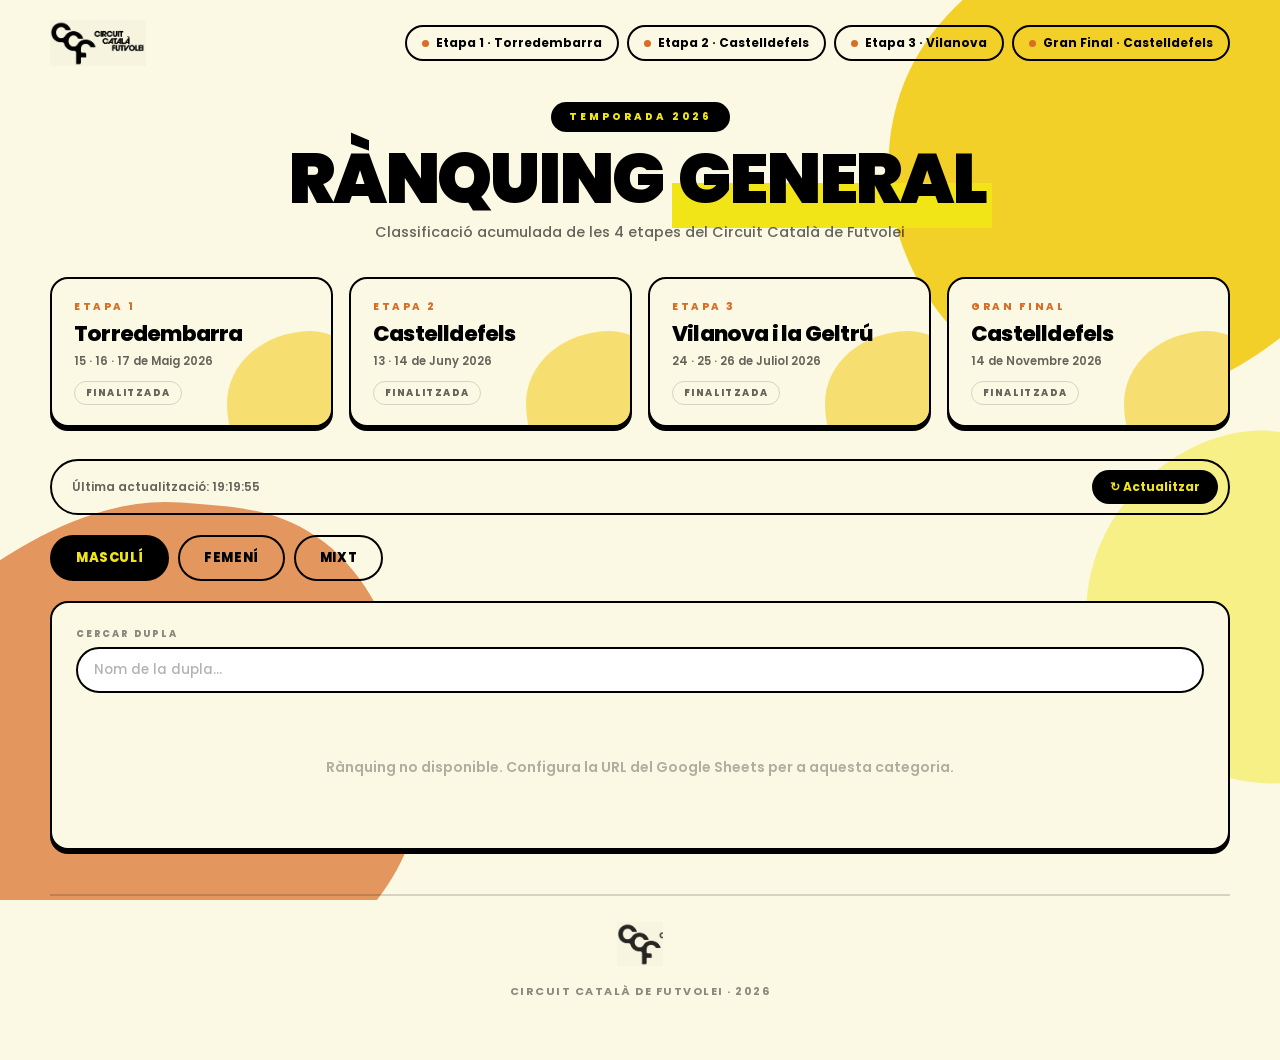
<file: index.html>
<!DOCTYPE html>
<html lang="ca">
<head>
<meta charset="UTF-8">
<meta name="viewport" content="width=device-width, initial-scale=1.0">
<title>Rànquing General – Circuit Català de Futvolei 2026</title>
<meta name="description" content="Rànquing general del Circuit Català de Futvolei 2026. Classificació acumulada de les etapes de Torredembarra, Castelldefels, Vilanova i Gran Final.">
<meta name="theme-color" content="#FBF9E4">
<link rel="preconnect" href="https://fonts.googleapis.com">
<link rel="preconnect" href="https://fonts.gstatic.com" crossorigin>
<link href="https://fonts.googleapis.com/css2?family=Poppins:wght@500;600;700;800;900&display=swap" rel="stylesheet">
<link rel="stylesheet" href="ccf.css">
<style>.etapes-grid{grid-template-columns:repeat(4,1fr)}@media(max-width:900px){.etapes-grid{grid-template-columns:1fr 1fr}}@media(max-width:560px){.etapes-grid{grid-template-columns:1fr}}</style>
</head>
<body>

<!-- ── BLOBS DE FONS ───────────────────────────── -->
<div class="blobs" aria-hidden="true">
  <svg class="blob-a" viewBox="0 0 200 200" xmlns="http://www.w3.org/2000/svg">
    <path fill="#F2CB13" d="M42.7,-62.9C55.1,-54.8,64.6,-42.1,70.7,-27.8C76.8,-13.5,79.5,2.4,75.3,16.4C71.1,30.4,60,42.5,47.2,52.9C34.4,63.3,19.9,72,3.6,74.5C-12.7,77,-30.8,73.3,-45.3,63.9C-59.8,54.5,-70.7,39.4,-75.6,22.7C-80.5,6,-79.4,-12.3,-72.2,-27.6C-65,-42.9,-51.7,-55.2,-37.1,-62.9C-22.5,-70.6,-6.6,-73.7,7.9,-71.3C22.4,-68.9,30.3,-71,42.7,-62.9Z" transform="translate(100 100)"/>
  </svg>
  <svg class="blob-b" viewBox="0 0 200 200" xmlns="http://www.w3.org/2000/svg">
    <path fill="#D96D26" d="M47.4,-66.8C60.1,-58.4,68,-43.1,72.8,-27.3C77.6,-11.5,79.3,4.9,74.6,19.2C69.9,33.5,58.8,45.8,45.5,55.6C32.2,65.4,16.1,72.7,-0.8,73.8C-17.7,74.9,-35.4,69.8,-48.3,59.4C-61.2,49,-69.3,33.3,-73.1,16.6C-76.9,-0.1,-76.4,-17.8,-69.3,-32.1C-62.2,-46.4,-48.5,-57.3,-34.3,-65.1C-20.1,-72.9,-5.4,-77.6,8.9,-76.4C23.2,-75.2,34.7,-75.2,47.4,-66.8Z" transform="translate(100 100)"/>
  </svg>
  <svg class="blob-c" viewBox="0 0 200 200" xmlns="http://www.w3.org/2000/svg">
    <path fill="#F2E517" d="M39.9,-56.6C51.1,-49.3,59.2,-37.3,65.2,-24C71.2,-10.7,75.1,3.9,71.6,16.6C68.1,29.3,57.2,40.1,45.1,49.6C33,59.1,19.7,67.3,4.7,69.3C-10.3,71.3,-27,67.1,-41.2,58.4C-55.4,49.7,-67.1,36.5,-71.9,21.2C-76.7,5.9,-74.6,-11.5,-67.4,-26C-60.2,-40.5,-47.9,-52.1,-34.6,-58.9C-21.3,-65.7,-7,-67.7,4.8,-64.3C16.6,-60.9,28.7,-63.9,39.9,-56.6Z" transform="translate(100 100)"/>
  </svg>
</div>

<div class="container narrow">

<!-- ── NAV ─────────────────────────────────────── -->
<nav class="top-nav">
  <a href="index.html" class="nav-logo" aria-label="Circuit Català de Futvolei">
    <img src="ccf-lockup.png" alt="Circuit Català de Futvolei"
         onerror="this.outerHTML='<span class=&quot;fallback&quot;>CIRCUIT CATALÀ FUTVOLEI</span>'">
  </a>
  <div class="nav-etapes">
    <a href="torredembarra.html" class="nav-etapa-btn"><span class="dot"></span>Etapa 1 · Torredembarra</a>
    <a href="castelldefels.html" class="nav-etapa-btn"><span class="dot"></span>Etapa 2 · Castelldefels</a>
    <a href="vilanova.html" class="nav-etapa-btn"><span class="dot"></span>Etapa 3 · Vilanova</a>
    <a href="granfinal.html" class="nav-etapa-btn"><span class="dot"></span>Gran Final · Castelldefels</a>
  </div>
</nav>

<!-- ── HEADER ──────────────────────────────────── -->
<div class="page-header">
  <div><span class="circuit-badge">Temporada 2026</span></div>
  <h1 class="page-title">Rànquing <span class="hl">General</span></h1>
  <p class="page-sub">Classificació acumulada de les 4 etapes del Circuit Català de Futvolei</p>
</div>

<!-- ── ETAPES CARDS ────────────────────────────── -->
<div class="etapes-grid">
  <a href="torredembarra.html" class="etapa-card">
    <span class="etapa-num">Etapa 1</span>
    <span class="etapa-city">Torredembarra</span>
    <span class="etapa-date">15 · 16 · 17 de Maig 2026</span>
    <span class="etapa-status done">Finalitzada</span>
  </a>
  <a href="castelldefels.html" class="etapa-card">
    <span class="etapa-num">Etapa 2</span>
    <span class="etapa-city">Castelldefels</span>
    <span class="etapa-date">13 · 14 de Juny 2026</span>
    <span class="etapa-status done">Finalitzada</span>
  </a>
  <a href="vilanova.html" class="etapa-card">
    <span class="etapa-num">Etapa 3</span>
    <span class="etapa-city">Vilanova i la Geltrú</span>
    <span class="etapa-date">24 · 25 · 26 de Juliol 2026</span>
    <span class="etapa-status done">Finalitzada</span>
  </a>
  <a href="granfinal.html" class="etapa-card">
    <span class="etapa-num">Gran Final</span>
    <span class="etapa-city">Castelldefels</span>
    <span class="etapa-date">14 de Novembre 2026</span>
    <span class="etapa-status done">Finalitzada</span>
  </a>
</div>

<!-- ── UPDATE BAR ──────────────────────────────── -->
<div class="update-bar">
  <span id="last-update">Carregant rànquing...</span>
  <button class="refresh-btn" onclick="loadAllData()">↻ Actualitzar</button>
</div>

<!-- ── CAT TABS ────────────────────────────────── -->
<div class="cat-tabs">
  <button class="cat-tab active" onclick="switchCat('masc',this)">MASCULÍ</button>
  <button class="cat-tab" onclick="switchCat('femeni',this)">FEMENÍ</button>
  <button class="cat-tab" onclick="switchCat('mixt',this)">MIXT</button>
</div>

<div class="content-card">
  <div class="filters">
    <div class="filter-group">
      <label>Cercar dupla</label>
      <input type="text" id="search-dupla" placeholder="Nom de la dupla..." oninput="renderRanking()">
    </div>
  </div>
  <div id="ranking-content">
    <div class="loading"><div class="spinner"></div><p>Carregant dades...</p></div>
  </div>
</div>

<!-- ── FOOTER ──────────────────────────────────── -->
<footer class="site-footer">
  <img src="ccf-mark.png" alt="CCF" onerror="this.style.display='none'">
  <p>Circuit Català de Futvolei · 2026</p>
</footer>

</div>

<script>
// ── URLs RANKING (Google Sheets CSV) ─────────────────────
// Colunes: jugador, etapa_1, etapa_2, etapa_3, total (pontos ja calculats)
const RANKING_URLS = {
  masc:   'https://docs.google.com/spreadsheets/d/e/2PACX-1vRVwd7a3YqBdDzaDwcTBjEl8we4zX7CY9NFQYgVq4sI7mCsSC1YbwG3NDqfqMwtm47NcswYeRb42W15/pub?gid=1600162066&single=true&output=csv',
  femeni: 'https://docs.google.com/spreadsheets/d/e/2PACX-1vRVwd7a3YqBdDzaDwcTBjEl8we4zX7CY9NFQYgVq4sI7mCsSC1YbwG3NDqfqMwtm47NcswYeRb42W15/pub?gid=186506201&single=true&output=csv',
  mixt:   'https://docs.google.com/spreadsheets/d/e/2PACX-1vRVwd7a3YqBdDzaDwcTBjEl8we4zX7CY9NFQYgVq4sI7mCsSC1YbwG3NDqfqMwtm47NcswYeRb42W15/pub?gid=153975310&single=true&output=csv'
};

// ── DADOS ─────────────────────────────────────────────────
let rankingData = { masc: [], femeni: [], mixt: [] };
let currentCat = 'masc';
let sortField = 'total';
let sortAsc = false;

// ── CSV PARSER (robust) ──────────────────────────────────
function splitCSVLine(line){
  const r=[];let cur='';let q=false;
  for(let i=0;i<line.length;i++){const ch=line[i];
    if(ch==='"'){q=!q;}
    else if(ch===','&&!q){r.push(cur);cur='';}
    else cur+=ch;}
  r.push(cur);
  return r.map(s=>s.trim());
}
function csvToRows(text){
  const clean=text.replace(/^﻿/,'').replace(/\r/g,'');
  const lines=clean.trim().split('\n').filter(l=>l.trim()!=='');
  if(!lines.length) return[];
  const headers=splitCSVLine(lines[0]).map(h=>h.toLowerCase().trim());
  const rows=[];
  for(let i=1;i<lines.length;i++){
    const vals=splitCSVLine(lines[i]);
    const row={};
    headers.forEach((k,idx)=>row[k]=(vals[idx]||'').trim());
    rows.push(row);
  }
  return rows;
}

// ── CÀRREGA ───────────────────────────────────────────────
async function loadAllData(){
  document.getElementById('last-update').textContent = 'Actualitzant...';
  await Promise.allSettled(Object.entries(RANKING_URLS).map(async([cat, url]) => {
    if(!url) return;
    try {
      const r = await fetch(url);
      if(!r.ok) throw new Error('HTTP ' + r.status);
      const data = parseRankingCSV(await r.text());
      if(data && data.length) rankingData[cat] = data;
    } catch(e) { console.warn('Ranking', cat, e); }
  }));
  document.getElementById('last-update').textContent =
    `Última actualització: ${new Date().toLocaleTimeString('ca-ES')}`;
  renderRanking();
}

function toNum(v){
  if(v===undefined||v===null||v==='') return null;
  const n=parseInt(String(v).replace(/[.\s]/g,''));
  return isNaN(n)?null:n;
}

function parseRankingCSV(text){
  const rows=csvToRows(text);
  const out=[];
  for(const row of rows){
    const nom = row.jugador || row.dupla || row.parella || '';
    if(!nom) continue;
    const e1=toNum(row.etapa_1), e2=toNum(row.etapa_2), e3=toNum(row.etapa_3), e4=toNum(row.etapa_4);
    let total=toNum(row.total);
    if(total===null) total=(e1||0)+(e2||0)+(e3||0)+(e4||0);
    out.push({ dupla: nom, etapa_1:e1, etapa_2:e2, etapa_3:e3, etapa_4:e4, total });
  }
  return out.sort((a,b)=>(b.total||0)-(a.total||0));
}

// ── RÀNQUING (empat + desempat) ──────────────────────────
// Total desc; desempat: qui va fer més punts abans (etapa_1, etapa_2, etapa_3)
function rankCompare(a,b){
  const dt=(b.total||0)-(a.total||0); if(dt) return dt;
  const d1=(b.etapa_1||0)-(a.etapa_1||0); if(d1) return d1;
  const d2=(b.etapa_2||0)-(a.etapa_2||0); if(d2) return d2;
  const d3=(b.etapa_3||0)-(a.etapa_3||0); if(d3) return d3;
  const d4=(b.etapa_4||0)-(a.etapa_4||0); if(d4) return d4;
  return 0;
}
function assignRanks(list){
  const r=[...list].sort(rankCompare);
  let lastTotal=null,lastRank=0;
  r.forEach((d,i)=>{
    if(d.total===lastTotal){ d._rank=lastRank; }
    else { d._rank=i+1; lastRank=d._rank; lastTotal=d.total; }
  });
  const counts={};
  r.forEach(d=>counts[d._rank]=(counts[d._rank]||0)+1);
  r.forEach(d=>d._tied=counts[d._rank]>1);
  return r;
}

// ── RENDER ────────────────────────────────────────────────
function switchCat(cat, btn){
  document.querySelectorAll('.cat-tab').forEach(t => t.classList.remove('active'));
  btn.classList.add('active');
  currentCat = cat;
  sortField = 'total'; sortAsc = false;
  renderRanking();
}

function sortBy(field){
  if(sortField === field) sortAsc = !sortAsc;
  else { sortField = field; sortAsc = (field === 'dupla'); }
  renderRanking();
}

function renderRanking(){
  const el = document.getElementById('ranking-content');
  const search = document.getElementById('search-dupla').value.toLowerCase();
  assignRanks(rankingData[currentCat] || []);
  let data = [...(rankingData[currentCat] || [])];

  if(search) data = data.filter(d => d.dupla.toLowerCase().includes(search));

  if(sortField === 'total' || sortField === 'pos'){
    data.sort(rankCompare);
    if(sortAsc) data.reverse();
  } else {
    data.sort((a,b) => {
      let av = a[sortField] ?? 0, bv = b[sortField] ?? 0;
      if(typeof av === 'string'){ av = av.toLowerCase(); bv = bv.toLowerCase(); }
      return sortAsc ? (av > bv ? 1 : -1) : (av < bv ? 1 : -1);
    });
  }

  if(!data.length){
    el.innerHTML = `<div class="no-data">${rankingData[currentCat].length === 0
      ? 'Rànquing no disponible. Configura la URL del Google Sheets per a aquesta categoria.'
      : 'No s\'han trobat resultats.'}</div>`;
    return;
  }

  const rows = data.map((d, i) => {
    const pos = d._rank;
    const pc = pos===1?'pos-1':pos===2?'pos-2':pos===3?'pos-3':'';
    const rowClass = pos<=3 ? `podium-${pos}` : '';
    const tie = d._tied ? `<span class="tie-mark" title="Empat amb la mateixa posició">=</span>` : '';
    const cell = v => (v===null||v===undefined) ? `<span class="pts-etapa">–</span>` : `<span class="pts-etapa has">${v.toLocaleString()}</span>`;
    return `<tr class="${rowClass}">
      <td class="num"><span class="pos ${pc}">${pos}</span>${tie}</td>
      <td><div class="dupla-name">${d.dupla}</div></td>
      <td class="num">${cell(d.etapa_1)}</td>
      <td class="num">${cell(d.etapa_2)}</td>
      <td class="num">${cell(d.etapa_3)}</td>
      <td class="num">${cell(d.etapa_4)}</td>
      <td class="num pts-col">${(d.total||0).toLocaleString()}</td>
    </tr>`;
  }).join('');

  const arrow = f => sortField===f ? (sortAsc?' ↑':' ↓') : '';
  const count = data.length;

  el.innerHTML = `<div style="overflow-x:auto">
    <table class="ranking-table">
      <thead><tr>
        <th class="num" onclick="sortBy('pos')">#${arrow('pos')}</th>
        <th onclick="sortBy('dupla')">Dupla${arrow('dupla')}</th>
        <th class="num" onclick="sortBy('etapa_1')">E1${arrow('etapa_1')}<br><small>Torredembarra</small></th>
        <th class="num" onclick="sortBy('etapa_2')">E2${arrow('etapa_2')}<br><small>Castelldefels</small></th>
        <th class="num" onclick="sortBy('etapa_3')">E3${arrow('etapa_3')}<br><small>Vilanova</small></th>
        <th class="num" onclick="sortBy('etapa_4')">E4${arrow('etapa_4')}<br><small>Gran Final</small></th>
        <th class="num" onclick="sortBy('total')">Total${arrow('total')}</th>
      </tr></thead>
      <tbody>${rows}</tbody>
    </table>
  </div>
  <div class="rank-legend">
    <span>${count} ${count===1?'dupla':'duples'}</span>
    <span><b>=</b> mateixa posició (empat)</span>
    <span>Desempat: qui arriba abans a la puntuació més alta</span>
  </div>`;
}

// ── INIT ──────────────────────────────────────────────────
loadAllData();
setInterval(loadAllData, 120000);
</script>

</body>
</html>
</file>
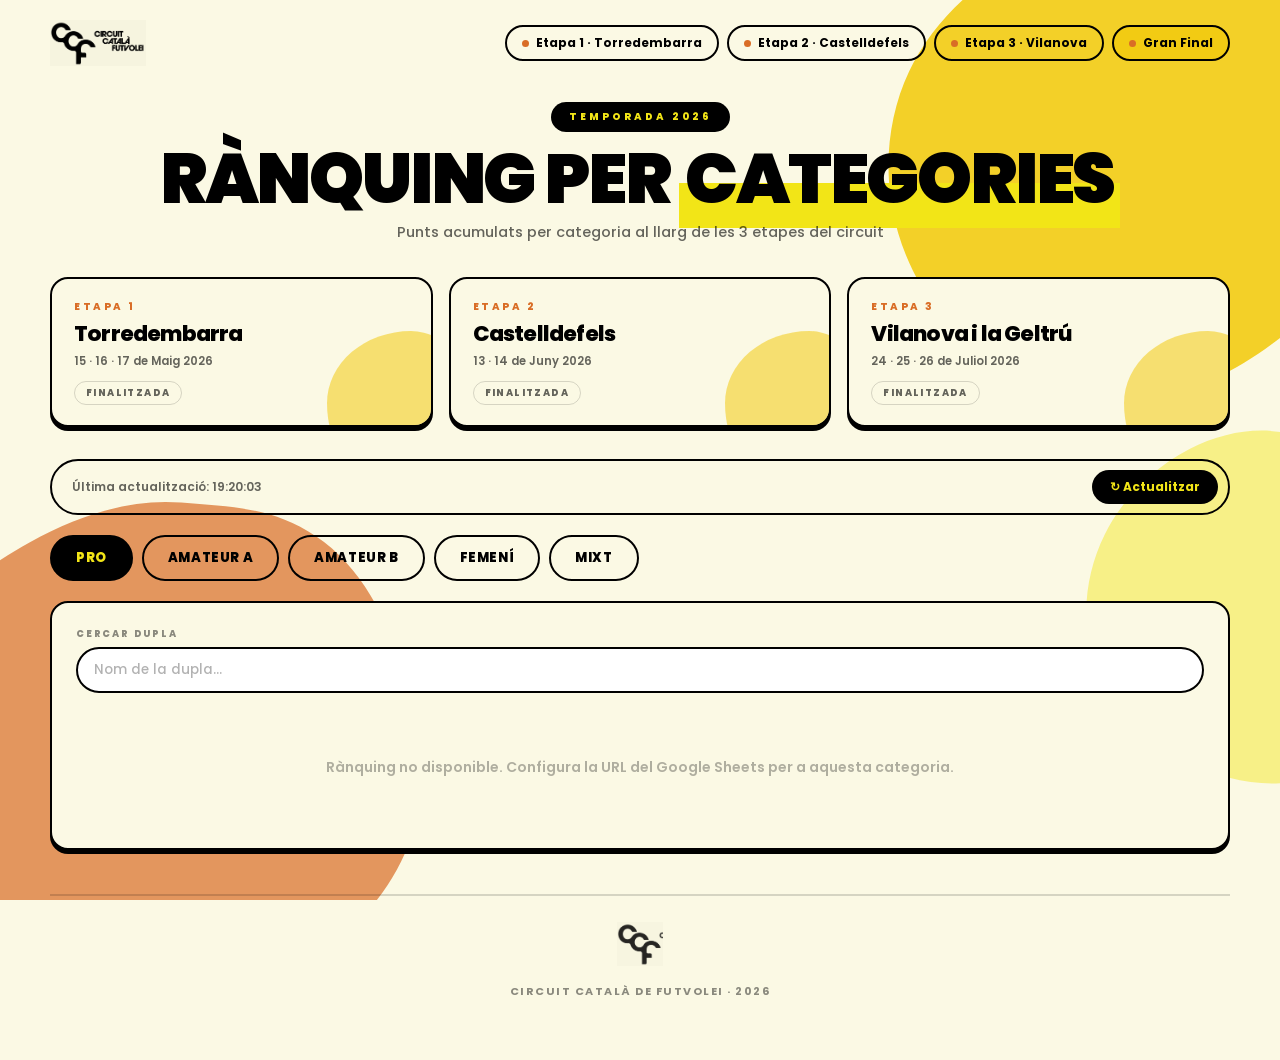
<file: ranking.html>
<!DOCTYPE html>
<html lang="ca">
<head>
<meta charset="UTF-8">
<meta name="viewport" content="width=device-width, initial-scale=1.0">
<title>Rànquing per categories – Circuit Català de Futvolei 2026</title>
<script async src="https://www.googletagmanager.com/gtag/js?id=G-WKJ827VFRD"></script>
<script>
  window.dataLayer = window.dataLayer || [];
  function gtag(){dataLayer.push(arguments);}
  gtag('js', new Date());
  gtag('config', 'G-WKJ827VFRD');
</script>
<link rel="preconnect" href="https://fonts.googleapis.com">
<link rel="preconnect" href="https://fonts.gstatic.com" crossorigin>
<link href="https://fonts.googleapis.com/css2?family=Poppins:wght@500;600;700;800;900&display=swap" rel="stylesheet">
<link rel="stylesheet" href="ccf.css">
<meta name="theme-color" content="#FBF9E4">
</head>
<body>
<div class="blobs" aria-hidden="true">
  <svg class="blob-a" viewBox="0 0 200 200" xmlns="http://www.w3.org/2000/svg"><path fill="#F2CB13" d="M42.7,-62.9C55.1,-54.8,64.6,-42.1,70.7,-27.8C76.8,-13.5,79.5,2.4,75.3,16.4C71.1,30.4,60,42.5,47.2,52.9C34.4,63.3,19.9,72,3.6,74.5C-12.7,77,-30.8,73.3,-45.3,63.9C-59.8,54.5,-70.7,39.4,-75.6,22.7C-80.5,6,-79.4,-12.3,-72.2,-27.6C-65,-42.9,-51.7,-55.2,-37.1,-62.9C-22.5,-70.6,-6.6,-73.7,7.9,-71.3C22.4,-68.9,30.3,-71,42.7,-62.9Z" transform="translate(100 100)"/></svg>
  <svg class="blob-b" viewBox="0 0 200 200" xmlns="http://www.w3.org/2000/svg"><path fill="#D96D26" d="M47.4,-66.8C60.1,-58.4,68,-43.1,72.8,-27.3C77.6,-11.5,79.3,4.9,74.6,19.2C69.9,33.5,58.8,45.8,45.5,55.6C32.2,65.4,16.1,72.7,-0.8,73.8C-17.7,74.9,-35.4,69.8,-48.3,59.4C-61.2,49,-69.3,33.3,-73.1,16.6C-76.9,-0.1,-76.4,-17.8,-69.3,-32.1C-62.2,-46.4,-48.5,-57.3,-34.3,-65.1C-20.1,-72.9,-5.4,-77.6,8.9,-76.4C23.2,-75.2,34.7,-75.2,47.4,-66.8Z" transform="translate(100 100)"/></svg>
  <svg class="blob-c" viewBox="0 0 200 200" xmlns="http://www.w3.org/2000/svg"><path fill="#F2E517" d="M39.9,-56.6C51.1,-49.3,59.2,-37.3,65.2,-24C71.2,-10.7,75.1,3.9,71.6,16.6C68.1,29.3,57.2,40.1,45.1,49.6C33,59.1,19.7,67.3,4.7,69.3C-10.3,71.3,-27,67.1,-41.2,58.4C-55.4,49.7,-67.1,36.5,-71.9,21.2C-76.7,5.9,-74.6,-11.5,-67.4,-26C-60.2,-40.5,-47.9,-52.1,-34.6,-58.9C-21.3,-65.7,-7,-67.7,4.8,-64.3C16.6,-60.9,28.7,-63.9,39.9,-56.6Z" transform="translate(100 100)"/></svg>
</div>
<div class="container narrow">

<nav class="top-nav">
  <a href="index.html" class="nav-logo" aria-label="Circuit Català de Futvolei">
    <img src="ccf-lockup.png" alt="Circuit Català de Futvolei" onerror="this.outerHTML='<span class=&quot;fallback&quot;>CIRCUIT CATALÀ FUTVOLEI</span>'">
  </a>
  <div class="nav-etapes">
    <a href="torredembarra.html" class="nav-etapa-btn"><span class="dot"></span>Etapa 1 · Torredembarra</a>
    <a href="castelldefels.html" class="nav-etapa-btn"><span class="dot"></span>Etapa 2 · Castelldefels</a>
    <a href="vilanova.html" class="nav-etapa-btn"><span class="dot"></span>Etapa 3 · Vilanova</a>
    <a href="granfinal.html" class="nav-etapa-btn" style="background:var(--gold)"><span class="dot"></span>Gran Final</a>
  </div>
</nav>

<div class="page-header">
  <div><span class="circuit-badge">Temporada 2026</span></div>
  <h1 class="page-title">Rànquing per <span class="hl">categories</span></h1>
  <p class="page-sub">Punts acumulats per categoria al llarg de les 3 etapes del circuit</p>
</div>

<div class="etapes-grid">
  <a href="torredembarra.html" class="etapa-card">
    <span class="etapa-num">Etapa 1</span>
    <span class="etapa-city">Torredembarra</span>
    <span class="etapa-date">15 · 16 · 17 de Maig 2026</span>
    <span class="etapa-status done">Finalitzada</span>
  </a>
  <a href="castelldefels.html" class="etapa-card">
    <span class="etapa-num">Etapa 2</span>
    <span class="etapa-city">Castelldefels</span>
    <span class="etapa-date">13 · 14 de Juny 2026</span>
    <span class="etapa-status done">Finalitzada</span>
  </a>
  <a href="vilanova.html" class="etapa-card">
    <span class="etapa-num">Etapa 3</span>
    <span class="etapa-city">Vilanova i la Geltrú</span>
    <span class="etapa-date">24 · 25 · 26 de Juliol 2026</span>
    <span class="etapa-status done">Finalitzada</span>
  </a>
</div>

<div class="update-bar">
  <span id="last-update">Carregant rànquing...</span>
  <button class="refresh-btn" onclick="loadAllData()">↻ Actualitzar</button>
</div>

<div class="cat-tabs">
  <button class="cat-tab active" onclick="switchCat('pro',this)">PRO</button>
  <button class="cat-tab" onclick="switchCat('amateur-a',this)">AMATEUR A</button>
  <button class="cat-tab" onclick="switchCat('amateur-b',this)">AMATEUR B</button>
  <button class="cat-tab" onclick="switchCat('femeni',this)">FEMENÍ</button>
  <button class="cat-tab" onclick="switchCat('mixt',this)">MIXT</button>
</div>

<div class="content-card">
  <div class="filters">
    <div class="filter-group">
      <label>Cercar dupla</label>
      <input type="text" id="search-dupla" placeholder="Nom de la dupla..." oninput="renderRanking()">
    </div>
  </div>
  <div id="ranking-content">
    <div class="loading"><div class="spinner"></div><p>Carregant dades...</p></div>
  </div>
</div>

<footer class="site-footer">
  <img src="ccf-mark.png" alt="CCF" onerror="this.style.display='none'">
  <p>Circuit Català de Futvolei · 2026</p>
</footer>

</div>

<script>
// ── PUNTUACIÓ PER POSICIÓ ─────────────────────────────────
const POINTS = {
  pro:       [10000,10000,7800,7000,6400,6400,6400,6400,5800,5800,5800,5800,5300,5300,5300,5300,5300,5300,5300,5300,4800,4800,4800,4800,4800,4800,4800,4800],
  'amateur-a':[4000,4000,2700,2300,2000,2000,2000,2000,1750,1750,1750,1750,1550,1550,1550,1550,1550,1550,1550,1550,1350,1350,1350,1350,1350,1350,1350,1350],
  'amateur-b':[1000,1000,825,725,650,650,650,650,575,575,575,575,525,525,525,525,525,525,525,525,475,475,475,475,475,475,475,475],
  femeni:    [4000,4000,2700,2300,2000,2000,2000,2000,1750,1750,1750,1750,1550,1550,1550,1550,1550,1550,1550,1550,1350,1350,1350,1350,1350,1350,1350,1350],
  mixt:      [4000,4000,2700,2300,2000,2000,2000,2000,1750,1750,1750,1750,1550,1550,1550,1550,1550,1550,1550,1550,1350,1350,1350,1350,1350,1350,1350,1350]
};

function getPts(cat, pos0){
  const arr = POINTS[cat] || [];
  if(pos0 < arr.length) return arr[pos0];
  return arr[arr.length-1] || 0;
}

// ── URLs RANKING (Google Sheets CSV) ─────────────────────
// Formato: dupla, etapa_1, etapa_2, etapa_3
// dupla = nome, etapa_N = posição final nessa etapa (ex: 1, 5, 13)
// Deixa vazio se ainda não foi jogada
const RANKING_URLS = {
  pro:        '',
  'amateur-a':'',
  'amateur-b':'',
  femeni:     '',
  mixt:       ''
};

// ── DADOS ─────────────────────────────────────────────────
let rankingData = {
  pro: [], 'amateur-a': [], 'amateur-b': [], femeni: [], mixt: []
};
let currentCat = 'pro';
let sortField = 'total';
let sortAsc = false;

// ── CÀRREGA ───────────────────────────────────────────────
async function loadAllData(){
  document.getElementById('last-update').textContent = 'Actualitzant...';

  await Promise.allSettled(Object.entries(RANKING_URLS).map(async([cat, url]) => {
    if(!url) return;
    try {
      const r = await fetch(url);
      if(!r.ok) throw new Error('HTTP ' + r.status);
      const data = parseRankingCSV(await r.text(), cat);
      if(data && data.length) rankingData[cat] = data;
    } catch(e) { console.warn('Ranking', cat, e); }
  }));

  document.getElementById('last-update').textContent =
    `Última actualització: ${new Date().toLocaleTimeString('ca-ES')}`;
  renderRanking();
}

function parseRankingCSV(text, cat){
  const lines = text.trim().split('\n').map(l => l.split(',').map(c => c.trim().replace(/"/g,'')));
  if(lines.length < 2) return [];
  const h = lines[0];
  const out = [];
  for(let i = 1; i < lines.length; i++){
    const row = {};
    h.forEach((k, idx) => row[k] = lines[i][idx] || '');
    if(!row.dupla) continue;
    const pos1 = row.etapa_1 !== '' ? parseInt(row.etapa_1) - 1 : null;
    const pos2 = row.etapa_2 !== '' ? parseInt(row.etapa_2) - 1 : null;
    const pos3 = row.etapa_3 !== '' ? parseInt(row.etapa_3) - 1 : null;
    const p1 = pos1 !== null ? getPts(cat, pos1) : 0;
    const p2 = pos2 !== null ? getPts(cat, pos2) : 0;
    const p3 = pos3 !== null ? getPts(cat, pos3) : 0;
    out.push({
      dupla: row.dupla,
      club: row.club || '',
      etapa_1: p1, etapa_2: p2, etapa_3: p3,
      total: p1 + p2 + p3,
      pos1_raw: pos1, pos2_raw: pos2, pos3_raw: pos3
    });
  }
  return out.sort((a,b) => b.total - a.total);
}

// ── RENDER ────────────────────────────────────────────────
function switchCat(cat, btn){
  document.querySelectorAll('.cat-tab').forEach(t => t.classList.remove('active'));
  btn.classList.add('active');
  currentCat = cat;
  sortField = 'total'; sortAsc = false;
  renderRanking();
}

function sortBy(field){
  if(sortField === field) sortAsc = !sortAsc;
  else { sortField = field; sortAsc = false; }
  renderRanking();
}

function renderRanking(){
  const el = document.getElementById('ranking-content');
  const search = document.getElementById('search-dupla').value.toLowerCase();
  let data = [...(rankingData[currentCat] || [])];

  if(search) data = data.filter(d => d.dupla.toLowerCase().includes(search));

  data.sort((a,b) => {
    let av = a[sortField] ?? 0, bv = b[sortField] ?? 0;
    if(typeof av === 'string'){ av = av.toLowerCase(); bv = bv.toLowerCase(); }
    return sortAsc ? (av > bv ? 1 : -1) : (av < bv ? 1 : -1);
  });

  if(!data.length){
    el.innerHTML = `<div class="no-data">${rankingData[currentCat].length === 0
      ? 'Rànquing no disponible. Configura la URL del Google Sheets per a aquesta categoria.'
      : 'No s\'han trobat resultats.'}</div>`;
    return;
  }

  const rows = data.map((d, i) => {
    const pos = i + 1;
    const pc = pos===1?'pos-1':pos===2?'pos-2':pos===3?'pos-3':'';
    const e1 = d.etapa_1 ? `<span class="pts-etapa has">${d.etapa_1.toLocaleString()}</span>` : `<span class="pts-etapa">–</span>`;
    const e2 = d.etapa_2 ? `<span class="pts-etapa has">${d.etapa_2.toLocaleString()}</span>` : `<span class="pts-etapa">–</span>`;
    const e3 = d.etapa_3 ? `<span class="pts-etapa has">${d.etapa_3.toLocaleString()}</span>` : `<span class="pts-etapa">–</span>`;
    return `<tr class="${pos<=3?`podium-${pos}`:''}">
      <td class="num"><span class="pos ${pc}">${pos}</span></td>
      <td><div class="dupla-name">${d.dupla}</div>${d.club?`<div class="club-name">${d.club}</div>`:''}</td>
      <td class="num">${e1}</td>
      <td class="num">${e2}</td>
      <td class="num">${e3}</td>
      <td class="num pts-col">${d.total.toLocaleString()}</td>
    </tr>`;
  }).join('');

  el.innerHTML = `<div style="overflow-x:auto">
    <table class="ranking-table">
      <thead><tr>
        <th class="num" onclick="sortBy('pos')">#</th>
        <th onclick="sortBy('dupla')">Dupla</th>
        <th class="num" onclick="sortBy('etapa_1')">E1<br><small >Torredembarra</small></th>
        <th class="num" onclick="sortBy('etapa_2')">E2<br><small >Castelldefels</small></th>
        <th class="num" onclick="sortBy('etapa_3')">E3<br><small >Vilanova</small></th>
        <th class="num" onclick="sortBy('total')">Total</th>
      </tr></thead>
      <tbody>${rows}</tbody>
    </table>
  </div>`;
}

// ── INIT ──────────────────────────────────────────────────
loadAllData();
setInterval(loadAllData, 120000);
</script>
</body>
</html>
</file>
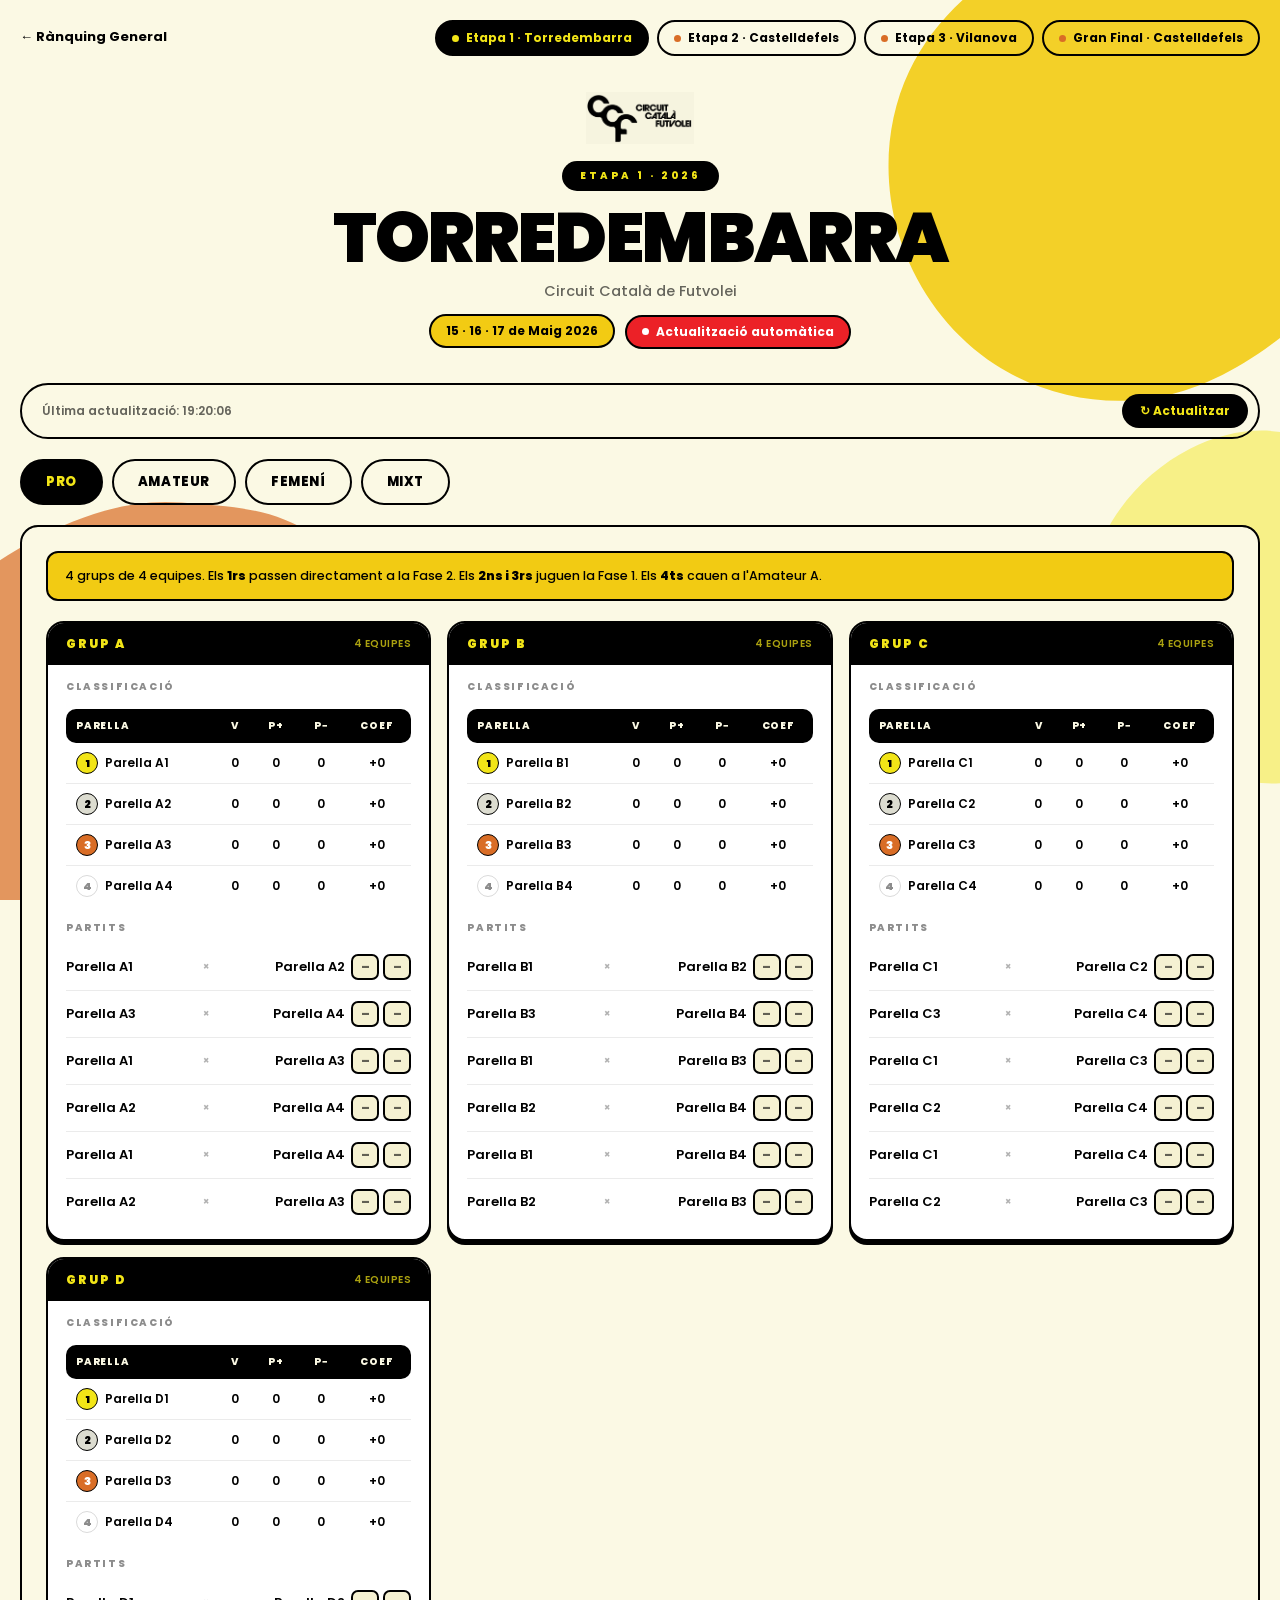
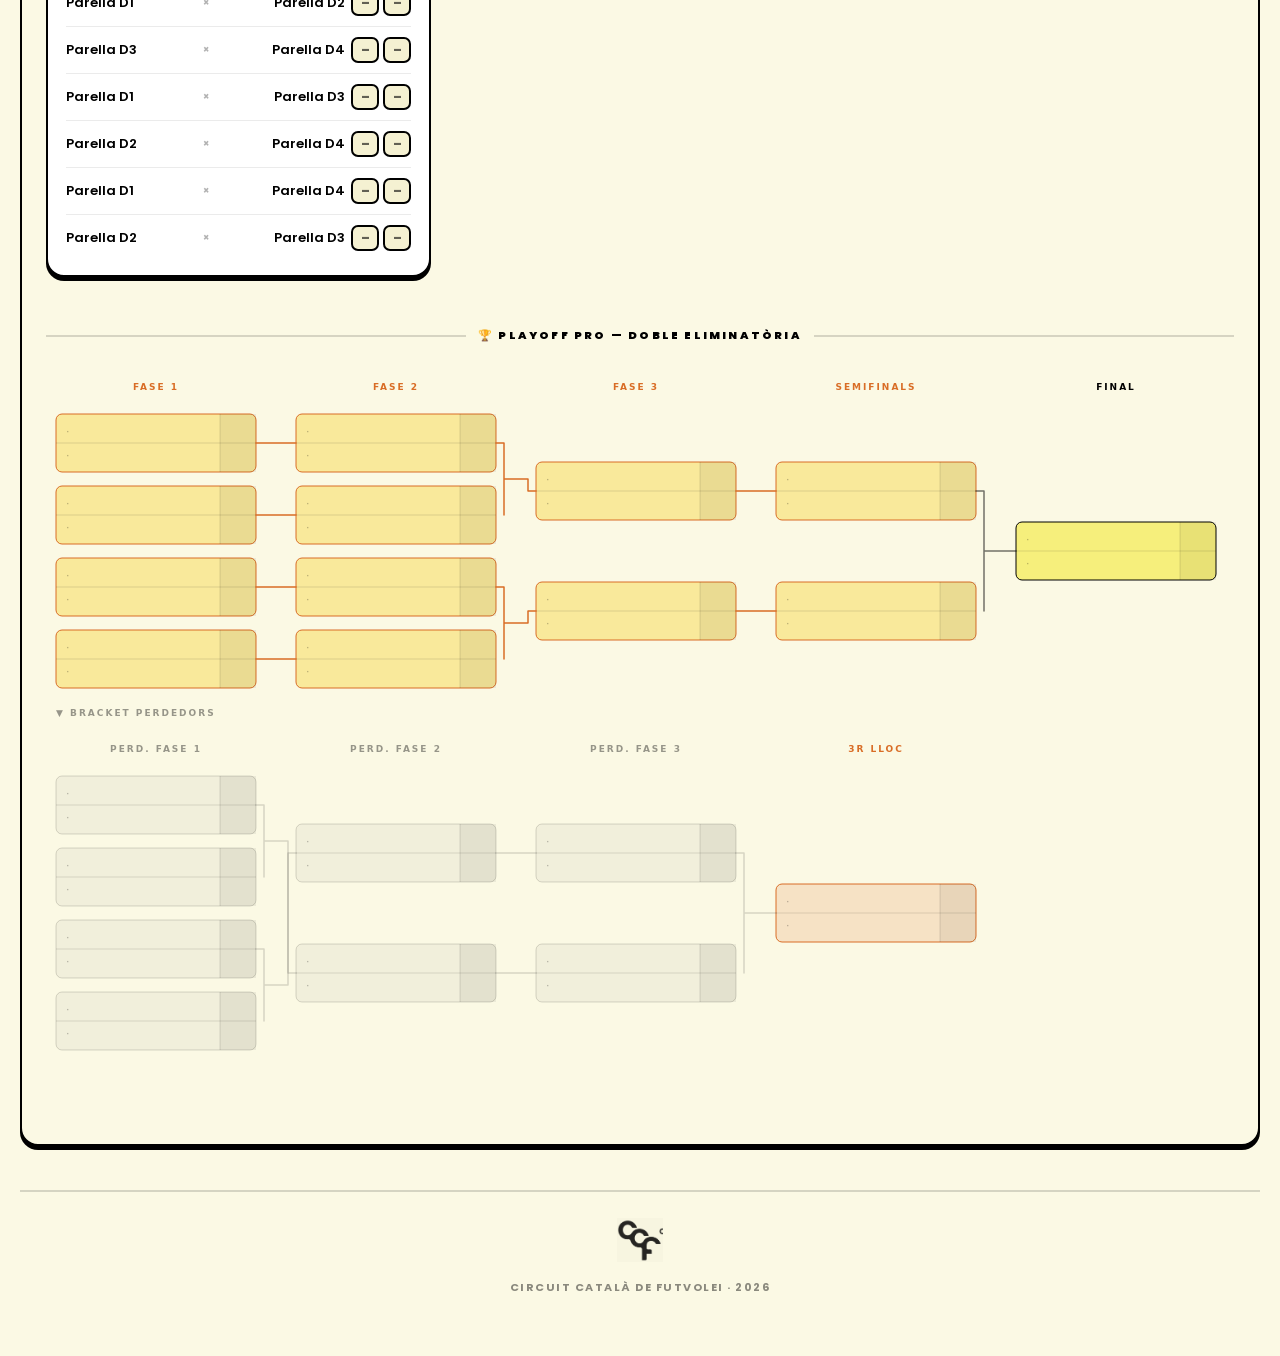
<file: torredembarra.html>
<!DOCTYPE html>
<html lang="ca">
<head>
<meta charset="UTF-8">
<!-- Google tag (gtag.js) -->
<script async src="https://www.googletagmanager.com/gtag/js?id=G-WKJ827VFRD"></script>
<script>
  window.dataLayer = window.dataLayer || [];
  function gtag(){dataLayer.push(arguments);}
  gtag('js', new Date());
  gtag('config', 'G-WKJ827VFRD');
</script>
<meta name="viewport" content="width=device-width, initial-scale=1.0">
<title>Etapa 1 Torredembarra 2026 – Circuit Català de Futvolei</title>
<link rel="preconnect" href="https://fonts.googleapis.com">
<link rel="preconnect" href="https://fonts.gstatic.com" crossorigin>
<link href="https://fonts.googleapis.com/css2?family=Poppins:wght@500;600;700;800;900&display=swap" rel="stylesheet">
<link rel="stylesheet" href="ccf.css">
<meta name="theme-color" content="#FBF9E4">
</head>
<body>
<div class="blobs" aria-hidden="true">
  <svg class="blob-a" viewBox="0 0 200 200" xmlns="http://www.w3.org/2000/svg"><path fill="#F2CB13" d="M42.7,-62.9C55.1,-54.8,64.6,-42.1,70.7,-27.8C76.8,-13.5,79.5,2.4,75.3,16.4C71.1,30.4,60,42.5,47.2,52.9C34.4,63.3,19.9,72,3.6,74.5C-12.7,77,-30.8,73.3,-45.3,63.9C-59.8,54.5,-70.7,39.4,-75.6,22.7C-80.5,6,-79.4,-12.3,-72.2,-27.6C-65,-42.9,-51.7,-55.2,-37.1,-62.9C-22.5,-70.6,-6.6,-73.7,7.9,-71.3C22.4,-68.9,30.3,-71,42.7,-62.9Z" transform="translate(100 100)"/></svg>
  <svg class="blob-b" viewBox="0 0 200 200" xmlns="http://www.w3.org/2000/svg"><path fill="#D96D26" d="M47.4,-66.8C60.1,-58.4,68,-43.1,72.8,-27.3C77.6,-11.5,79.3,4.9,74.6,19.2C69.9,33.5,58.8,45.8,45.5,55.6C32.2,65.4,16.1,72.7,-0.8,73.8C-17.7,74.9,-35.4,69.8,-48.3,59.4C-61.2,49,-69.3,33.3,-73.1,16.6C-76.9,-0.1,-76.4,-17.8,-69.3,-32.1C-62.2,-46.4,-48.5,-57.3,-34.3,-65.1C-20.1,-72.9,-5.4,-77.6,8.9,-76.4C23.2,-75.2,34.7,-75.2,47.4,-66.8Z" transform="translate(100 100)"/></svg>
  <svg class="blob-c" viewBox="0 0 200 200" xmlns="http://www.w3.org/2000/svg"><path fill="#F2E517" d="M39.9,-56.6C51.1,-49.3,59.2,-37.3,65.2,-24C71.2,-10.7,75.1,3.9,71.6,16.6C68.1,29.3,57.2,40.1,45.1,49.6C33,59.1,19.7,67.3,4.7,69.3C-10.3,71.3,-27,67.1,-41.2,58.4C-55.4,49.7,-67.1,36.5,-71.9,21.2C-76.7,5.9,-74.6,-11.5,-67.4,-26C-60.2,-40.5,-47.9,-52.1,-34.6,-58.9C-21.3,-65.7,-7,-67.7,4.8,-64.3C16.6,-60.9,28.7,-63.9,39.9,-56.6Z" transform="translate(100 100)"/></svg>
</div>
<div class="container">
<!-- NAV -->
<nav class="top-nav">
  <a href="index.html" class="nav-back">← Rànquing General</a>
  <div class="nav-etapes">
    <a href="torredembarra.html" class="nav-etapa-btn active"><span class="dot"></span>Etapa 1 · Torredembarra</a>
    <a href="castelldefels.html" class="nav-etapa-btn"><span class="dot"></span>Etapa 2 · Castelldefels</a>
    <a href="vilanova.html" class="nav-etapa-btn"><span class="dot"></span>Etapa 3 · Vilanova</a>
    <a href="granfinal.html" class="nav-etapa-btn"><span class="dot"></span>Gran Final · Castelldefels</a>
  </div>
</nav>
<div class="page-header">
  <div style="margin-bottom:10px"><img src="ccf-lockup.png" alt="Circuit Català de Futvolei" style="height:52px" onerror="this.style.display='none'"></div>
  <div><span class="etapa-badge">Etapa 1 · 2026</span></div>
  <h1 class="page-title">Torredembarra</h1>
  <p class="page-sub">Circuit Català de Futvolei</p>
  <div>
    <span class="dates-badge">15 · 16 · 17 de Maig 2026</span>
    <span class="live-badge"><span class="live-dot"></span>Actualització automàtica</span>
  </div>
</div>
<div class="update-bar">
  <span id="last-update">Carregant dades...</span>
  <button class="refresh-btn" onclick="loadAllData()">↻ Actualitzar</button>
</div>
<button class="toggle-config" onclick="toggleConfig()" style="display:none" id="admin-btn">Configurar URLs de Google Sheets</button>
<div class="config-panel" id="config-panel" style="display:none">
  <div class="config-title">URLs de Google Sheets (CSV publicat)</div>
  <div class="config-section">Fase de Grups</div>
  <div class="config-row"><span class="config-label">Pro</span><input class="config-input" id="url-pro" placeholder="URL CSV pestanya Pro"></div>
  <div class="config-row"><span class="config-label">Amateur</span><input class="config-input" id="url-amateur" placeholder="URL CSV pestanya Amateur"></div>
  <div class="config-row"><span class="config-label">Femení</span><input class="config-input" id="url-femeni" placeholder="URL CSV pestanya Femení"></div>
  <div class="config-row"><span class="config-label">Mixt</span><input class="config-input" id="url-mixt" placeholder="URL CSV pestanya Mixt"></div>
  <div class="config-section">Playoffs</div>
  <div class="config-row"><span class="config-label">Playoffs Pro</span><input class="config-input" id="url-playoff-pro" placeholder="URL CSV Playoffs_Pro"></div>
  <div class="config-row"><span class="config-label">Playoffs Amateur A</span><input class="config-input" id="url-playoff-amat-a" placeholder="URL CSV Playoffs_AmateurA"></div>
  <div class="config-row"><span class="config-label">Playoffs Amateur B</span><input class="config-input" id="url-playoff-amat-b" placeholder="URL CSV Playoffs_AmateurB"></div>
  <div class="config-row"><span class="config-label">Playoffs Femení</span><input class="config-input" id="url-playoff-femeni" placeholder="URL CSV Playoffs_Femení"></div>
  <div class="config-row"><span class="config-label">Playoffs Mixt</span><input class="config-input" id="url-playoff-mixt" placeholder="URL CSV Playoffs_Mixt"></div>
  <div class="config-row" style="margin-top:10px"><button class="config-save" onclick="saveUrls()">Desar URLs</button></div>
  <div class="config-hint">Arxiu → Compartir → Publicar al web → pestanya → CSV → Publicar → copiar l'enllaç.</div>
</div>
<div class="cat-tabs">
  <button class="cat-tab active" onclick="showCat('pro',this)">PRO</button>
  <button class="cat-tab" onclick="showCat('amateur',this)">AMATEUR</button>
  <button class="cat-tab" onclick="showCat('femeni',this)">FEMENÍ</button>
  <button class="cat-tab" onclick="showCat('mixt',this)">MIXT</button>
</div>
<div class="content-card"><div id="cat-content"><div class="loading"><div class="spinner"></div><p>Carregant dades...</p></div></div></div>
<footer class="site-footer">
  <img src="ccf-mark.png" alt="CCF" onerror="this.style.display='none'">
  <p>Circuit Català de Futvolei · 2026</p>
</footer>
</div>

<script>
// ── ADMIN ─────────────────────────────────────────────────
let _c=0,_t;
document.querySelector('.page-title').addEventListener('click',()=>{_c++;clearTimeout(_t);_t=setTimeout(()=>_c=0,2000);if(_c>=5){_c=0;const b=document.getElementById('admin-btn');b.style.display='inline-block';b.scrollIntoView({behavior:'smooth'})}});

// ── URLs ──────────────────────────────────────────────────
const SHEET_URLS={
  pro:'https://docs.google.com/spreadsheets/d/e/2PACX-1vTtOltc20LrDm5Necudrv_4xcSmGysl7Hr6yGXS6rOVRWBbLVvX4XDl-XtH2EWzdif3PruVeZzzd6v3/pub?gid=169620668&single=true&output=csv',
  amateur:'https://docs.google.com/spreadsheets/d/e/2PACX-1vTtOltc20LrDm5Necudrv_4xcSmGysl7Hr6yGXS6rOVRWBbLVvX4XDl-XtH2EWzdif3PruVeZzzd6v3/pub?gid=1212678885&single=true&output=csv',
  femeni:'https://docs.google.com/spreadsheets/d/e/2PACX-1vTtOltc20LrDm5Necudrv_4xcSmGysl7Hr6yGXS6rOVRWBbLVvX4XDl-XtH2EWzdif3PruVeZzzd6v3/pub?gid=1561764640&single=true&output=csv',
  mixt:'https://docs.google.com/spreadsheets/d/e/2PACX-1vTtOltc20LrDm5Necudrv_4xcSmGysl7Hr6yGXS6rOVRWBbLVvX4XDl-XtH2EWzdif3PruVeZzzd6v3/pub?gid=45733146&single=true&output=csv'
};
const PLAYOFF_URLS={
  pro:'https://docs.google.com/spreadsheets/d/e/2PACX-1vTtOltc20LrDm5Necudrv_4xcSmGysl7Hr6yGXS6rOVRWBbLVvX4XDl-XtH2EWzdif3PruVeZzzd6v3/pub?gid=514388579&single=true&output=csv',
  'amat-a':'https://docs.google.com/spreadsheets/d/e/2PACX-1vTtOltc20LrDm5Necudrv_4xcSmGysl7Hr6yGXS6rOVRWBbLVvX4XDl-XtH2EWzdif3PruVeZzzd6v3/pub?gid=930444700&single=true&output=csv',
  'amat-b':'https://docs.google.com/spreadsheets/d/e/2PACX-1vTtOltc20LrDm5Necudrv_4xcSmGysl7Hr6yGXS6rOVRWBbLVvX4XDl-XtH2EWzdif3PruVeZzzd6v3/pub?gid=930444700&single=true&output=csv',
  femeni:'https://docs.google.com/spreadsheets/d/e/2PACX-1vTtOltc20LrDm5Necudrv_4xcSmGysl7Hr6yGXS6rOVRWBbLVvX4XDl-XtH2EWzdif3PruVeZzzd6v3/pub?gid=564804510&single=true&output=csv',
  mixt:'https://docs.google.com/spreadsheets/d/e/2PACX-1vTtOltc20LrDm5Necudrv_4xcSmGysl7Hr6yGXS6rOVRWBbLVvX4XDl-XtH2EWzdif3PruVeZzzd6v3/pub?gid=1195574451&single=true&output=csv'
};
const PROGRAMA_URLS={
  divendres:'',
  sabado:'https://docs.google.com/spreadsheets/d/e/2PACX-1vTtOltc20LrDm5Necudrv_4xcSmGysl7Hr6yGXS6rOVRWBbLVvX4XDl-XtH2EWzdif3PruVeZzzd6v3/pub?gid=579853102&single=true&output=csv',
  domingo:'https://docs.google.com/spreadsheets/d/e/2PACX-1vTtOltc20LrDm5Necudrv_4xcSmGysl7Hr6yGXS6rOVRWBbLVvX4XDl-XtH2EWzdif3PruVeZzzd6v3/pub?gid=1162203601&single=true&output=csv'
};
let programaData={divendres:null,sabado:null,domingo:null};

// ── FALLBACK ──────────────────────────────────────────────
const FALLBACK_DATA={
  pro:{info:'4 grups de 4 equipes. Els <strong>1rs</strong> passen directament a la Fase 2. Els <strong>2ns i 3rs</strong> juguen la Fase 1. Els <strong>4ts</strong> cauen a l\'Amateur A.',grupos:[
    {nome:'Grup A',equipes:['Parella A1','Parella A2','Parella A3','Parella A4'],partidas:[{local:0,visit:1,p_local:null,p_visit:null},{local:2,visit:3,p_local:null,p_visit:null},{local:0,visit:2,p_local:null,p_visit:null},{local:1,visit:3,p_local:null,p_visit:null},{local:0,visit:3,p_local:null,p_visit:null},{local:1,visit:2,p_local:null,p_visit:null}]},
    {nome:'Grup B',equipes:['Parella B1','Parella B2','Parella B3','Parella B4'],partidas:[{local:0,visit:1,p_local:null,p_visit:null},{local:2,visit:3,p_local:null,p_visit:null},{local:0,visit:2,p_local:null,p_visit:null},{local:1,visit:3,p_local:null,p_visit:null},{local:0,visit:3,p_local:null,p_visit:null},{local:1,visit:2,p_local:null,p_visit:null}]},
    {nome:'Grup C',equipes:['Parella C1','Parella C2','Parella C3','Parella C4'],partidas:[{local:0,visit:1,p_local:null,p_visit:null},{local:2,visit:3,p_local:null,p_visit:null},{local:0,visit:2,p_local:null,p_visit:null},{local:1,visit:3,p_local:null,p_visit:null},{local:0,visit:3,p_local:null,p_visit:null},{local:1,visit:2,p_local:null,p_visit:null}]},
    {nome:'Grup D',equipes:['Parella D1','Parella D2','Parella D3','Parella D4'],partidas:[{local:0,visit:1,p_local:null,p_visit:null},{local:2,visit:3,p_local:null,p_visit:null},{local:0,visit:2,p_local:null,p_visit:null},{local:1,visit:3,p_local:null,p_visit:null},{local:0,visit:3,p_local:null,p_visit:null},{local:1,visit:2,p_local:null,p_visit:null}]}
  ]},
  amateur:{info:'2 grups de 3 equipes + 4 grups de 4 equipes. <strong>Amateur A</strong> (12 eq.): 6 primers + 2 millors 2ns + 4 últims del Pro. <strong>Amateur B</strong> (16 eq.): la resta.',grupos:[
    {nome:'Grup A',equipes:['Parella A1','Parella A2','Parella A3'],partidas:[{local:0,visit:1,p_local:null,p_visit:null},{local:0,visit:2,p_local:null,p_visit:null},{local:1,visit:2,p_local:null,p_visit:null}]},
    {nome:'Grup B',equipes:['Parella B1','Parella B2','Parella B3'],partidas:[{local:0,visit:1,p_local:null,p_visit:null},{local:0,visit:2,p_local:null,p_visit:null},{local:1,visit:2,p_local:null,p_visit:null}]},
    {nome:'Grup C',equipes:['Parella C1','Parella C2','Parella C3','Parella C4'],partidas:[{local:0,visit:1,p_local:null,p_visit:null},{local:2,visit:3,p_local:null,p_visit:null},{local:0,visit:2,p_local:null,p_visit:null},{local:1,visit:3,p_local:null,p_visit:null},{local:0,visit:3,p_local:null,p_visit:null},{local:1,visit:2,p_local:null,p_visit:null}]},
    {nome:'Grup D',equipes:['Parella D1','Parella D2','Parella D3','Parella D4'],partidas:[{local:0,visit:1,p_local:null,p_visit:null},{local:2,visit:3,p_local:null,p_visit:null},{local:0,visit:2,p_local:null,p_visit:null},{local:1,visit:3,p_local:null,p_visit:null},{local:0,visit:3,p_local:null,p_visit:null},{local:1,visit:2,p_local:null,p_visit:null}]},
    {nome:'Grup E',equipes:['Parella E1','Parella E2','Parella E3','Parella E4'],partidas:[{local:0,visit:1,p_local:null,p_visit:null},{local:2,visit:3,p_local:null,p_visit:null},{local:0,visit:2,p_local:null,p_visit:null},{local:1,visit:3,p_local:null,p_visit:null},{local:0,visit:3,p_local:null,p_visit:null},{local:1,visit:2,p_local:null,p_visit:null}]},
    {nome:'Grup F',equipes:['Parella F1','Parella F2','Parella F3','Parella F4'],partidas:[{local:0,visit:1,p_local:null,p_visit:null},{local:2,visit:3,p_local:null,p_visit:null},{local:0,visit:2,p_local:null,p_visit:null},{local:1,visit:3,p_local:null,p_visit:null},{local:0,visit:3,p_local:null,p_visit:null},{local:1,visit:2,p_local:null,p_visit:null}]}
  ]},
  femeni:{info:'1 grup de 7 equipes (tots contra tots). Les <strong>4 primeres</strong> passen a les semifinals.',grupos:[
    {nome:'Grup Únic',equipes:['Parella 1','Parella 2','Parella 3','Parella 4','Parella 5','Parella 6','Parella 7'],
     partidas:[{local:0,visit:1,p_local:null,p_visit:null},{local:2,visit:3,p_local:null,p_visit:null},{local:4,visit:5,p_local:null,p_visit:null},{local:6,visit:0,p_local:null,p_visit:null},{local:1,visit:2,p_local:null,p_visit:null},{local:3,visit:4,p_local:null,p_visit:null},{local:5,visit:6,p_local:null,p_visit:null},{local:0,visit:2,p_local:null,p_visit:null},{local:1,visit:3,p_local:null,p_visit:null},{local:4,visit:6,p_local:null,p_visit:null},{local:5,visit:0,p_local:null,p_visit:null},{local:2,visit:4,p_local:null,p_visit:null},{local:3,visit:5,p_local:null,p_visit:null},{local:6,visit:1,p_local:null,p_visit:null},{local:0,visit:4,p_local:null,p_visit:null},{local:1,visit:5,p_local:null,p_visit:null},{local:2,visit:6,p_local:null,p_visit:null},{local:3,visit:0,p_local:null,p_visit:null},{local:4,visit:1,p_local:null,p_visit:null},{local:5,visit:2,p_local:null,p_visit:null},{local:6,visit:3,p_local:null,p_visit:null}]}
  ]},
  mixt:{info:'6 grups de 3 equipes. <strong>Fase prèvia</strong>: 2ns vs 3rs d\'altres grups. Els 6 primers + 6 vencedors = <strong>12 equipes</strong> al playoff.',grupos:[
    {nome:'Grup A',equipes:['Parella A1','Parella A2','Parella A3'],partidas:[{local:0,visit:1,p_local:null,p_visit:null},{local:0,visit:2,p_local:null,p_visit:null},{local:1,visit:2,p_local:null,p_visit:null}]},
    {nome:'Grup B',equipes:['Parella B1','Parella B2','Parella B3'],partidas:[{local:0,visit:1,p_local:null,p_visit:null},{local:0,visit:2,p_local:null,p_visit:null},{local:1,visit:2,p_local:null,p_visit:null}]},
    {nome:'Grup C',equipes:['Parella C1','Parella C2','Parella C3'],partidas:[{local:0,visit:1,p_local:null,p_visit:null},{local:0,visit:2,p_local:null,p_visit:null},{local:1,visit:2,p_local:null,p_visit:null}]},
    {nome:'Grup D',equipes:['Parella D1','Parella D2','Parella D3'],partidas:[{local:0,visit:1,p_local:null,p_visit:null},{local:0,visit:2,p_local:null,p_visit:null},{local:1,visit:2,p_local:null,p_visit:null}]},
    {nome:'Grup E',equipes:['Parella E1','Parella E2','Parella E3'],partidas:[{local:0,visit:1,p_local:null,p_visit:null},{local:0,visit:2,p_local:null,p_visit:null},{local:1,visit:2,p_local:null,p_visit:null}]},
    {nome:'Grup F',equipes:['Parella F1','Parella F2','Parella F3'],partidas:[{local:0,visit:1,p_local:null,p_visit:null},{local:0,visit:2,p_local:null,p_visit:null},{local:1,visit:2,p_local:null,p_visit:null}]}
  ]}
};

let etapaData={};
let playoffData={pro:[],  'amat-a':[], 'amat-b':[], femeni:[], mixt:[]};
let currentCat='pro';

// ── CÀRREGA ───────────────────────────────────────────────
async function loadAllData(){
  document.getElementById('last-update').textContent='Actualitzant...';
  Object.keys(FALLBACK_DATA).forEach(c=>{if(!etapaData[c])etapaData[c]=JSON.parse(JSON.stringify(FALLBACK_DATA[c]))});
  renderCat(currentCat);
  try{const r=await fetch('etapa_torredembarra_data.json');if(r.ok){const j=await r.json();Object.keys(j).forEach(c=>{if(j[c]&&j[c].grupos)etapaData[c]={...FALLBACK_DATA[c],...j[c]}})}}catch(e){}
  await Promise.allSettled(Object.entries(SHEET_URLS).map(async([c,u])=>{if(!u)return;try{const d=await loadFromSheets(u);if(d&&d.grupos&&d.grupos.length)etapaData[c]={...FALLBACK_DATA[c],...d}}catch(e){}}));
  await Promise.allSettled(Object.entries(PLAYOFF_URLS).map(async([k,u])=>{if(!u)return;try{playoffData[k]=await loadPlayoffsFromSheets(u)}catch(e){}}));
  await loadPrograma();
  document.getElementById('last-update').textContent=`Última actualització: ${new Date().toLocaleTimeString('ca-ES')}`;
  renderCat(currentCat);
}
function splitCSVLine(line){
  const r=[];let cur='';let q=false;
  for(let i=0;i<line.length;i++){const ch=line[i];
    if(ch==='"'){q=!q;}
    else if(ch===','&&!q){r.push(cur);cur='';}
    else cur+=ch;}
  r.push(cur);
  return r.map(s=>s.trim());
}
function csvToRows(text){
  // remove BOM + \r, split lines
  const clean=text.replace(/^\uFEFF/,'').replace(/\r/g,'');
  const lines=clean.trim().split('\n').filter(l=>l.trim()!=='');
  if(!lines.length) return[];
  const headers=splitCSVLine(lines[0]).map(h=>h.toLowerCase().trim());
  const rows=[];
  for(let i=1;i<lines.length;i++){
    const vals=splitCSVLine(lines[i]);
    const row={};
    headers.forEach((k,idx)=>row[k]=(vals[idx]||'').trim());
    rows.push(row);
  }
  return rows;
}
async function loadFromSheets(url){const r=await fetch(url);if(!r.ok)throw new Error();return parseCSV(await r.text())}
function parseCSV(text){
  const rows=csvToRows(text);
  const grupos={};
  for(const row of rows){
    if(!row.grupo||!row.local)continue;
    if(!grupos[row.grupo])grupos[row.grupo]={nome:row.grupo,partidas:[],equipes:[]};
    const g=grupos[row.grupo];
    const lI=goa(g.equipes,row.local);
    const vI=goa(g.equipes,row.visitante);
    g.partidas.push({local:lI,visit:vI,p_local:toScore(row.pontos_local),p_visit:toScore(row.pontos_visit)});
  }
  return{grupos:Object.values(grupos)};
}
async function loadPlayoffsFromSheets(url){const r=await fetch(url);if(!r.ok)throw new Error();const rows=csvToRows(await r.text());const out=[];for(const row of rows){if(!row.fase||!row.local)continue;out.push({fase:row.fase,local:row.local,visit:row.visitante,p_local:toScore(row.pontos_local),p_visit:toScore(row.pontos_visit)})}return out}
function goa(arr,v){let i=arr.indexOf(v);if(i===-1){arr.push(v);i=arr.length-1}return i}
function toScore(v){
  if(v===undefined||v===null) return null;
  const s=String(v).trim();
  if(s==='') return null;
  const n=parseInt(s,10);
  return isNaN(n)?null:n;
}

// ── CLASSIFICACIÓ ─────────────────────────────────────────
function calcStandings(g){
  const s=g.equipes.map(e=>({nome:e,v:0,p_plus:0,p_minus:0}));
  g.partidas.forEach(p=>{if(p.p_local!==null&&p.p_visit!==null){s[p.local].p_plus+=p.p_local;s[p.local].p_minus+=p.p_visit;s[p.visit].p_plus+=p.p_visit;s[p.visit].p_minus+=p.p_local;if(p.p_local>p.p_visit)s[p.local].v++;else if(p.p_visit>p.p_local)s[p.visit].v++}});
  return s.sort((a,b)=>b.v-a.v||(b.p_plus-b.p_minus)-(a.p_plus-a.p_minus)||b.p_plus-a.p_plus)
}
function findPrograma(nameA, nameB){
  // Busca en tots els dies del programa
  for(const day of Object.keys(programaData)){
    const data=programaData[day];
    if(!data||!data.rows) continue;
    for(const slots of data.rows){
      for(const s of slots){
        if(!s.partida) continue;
        const p=s.partida.toLowerCase();
        const a=nameA.toLowerCase(), b=nameB.toLowerCase();
        // Comprova si els dos noms apareixen a la cel·la
        if(p.includes(a)&&p.includes(b)){
          return{hora:s.hora, camp:s.camp, dia:day};
        }
      }
    }
  }
  return null;
}

function diaLabel(d){return d==='divendres'?'Div.':d==='sabado'?'Dis.':'Diu.'}

function renderGrup(g){
  const st=calcStandings(g);
  const matches=g.partidas.map(p=>{
    const has=p.p_local!==null&&p.p_visit!==null;
    const lW=has&&p.p_local>p.p_visit,vW=has&&p.p_visit>p.p_local;
    const prog=findPrograma(g.equipes[p.local],g.equipes[p.visit]);
    const schedBadge=prog
      ? `<span class="sched-badge"><span class="sched-hora">${esc(prog.hora)}</span><span class="sched-camp">${esc(prog.camp)}</span></span>`
      : '';
    return`<div class="match-row">${schedBadge?`<div class="match-sched">${schedBadge}</div>`:''}<div class="match-teams"><span class="team-name">${g.equipes[p.local]}</span><span class="vs">×</span><span class="team-name right">${g.equipes[p.visit]}</span><div class="score-wrap"><div class="score-box ${lW?'winner':''}">${p.p_local!==null&&p.p_local!==undefined?p.p_local:'–'}</div><div class="score-box ${vW?'winner':''}">${p.p_visit!==null&&p.p_visit!==undefined?p.p_visit:'–'}</div></div></div></div>`
  }).join('');
  const rows=st.map((s,i)=>{const pos=i+1,rc=pos===1?'rank-1':pos===2?'rank-2':pos===3?'rank-3':'rank-other';const coef=s.p_plus-s.p_minus;return`<tr><td><span class="rank-badge ${rc}">${pos}</span>${s.nome}</td><td>${s.v}</td><td>${s.p_plus}</td><td>${s.p_minus}</td><td>${coef>=0?'+':''}${coef}</td></tr>`}).join('');
  return`<div class="group-card"><div class="group-header"><span>${g.nome}</span><span class="group-size">${g.equipes.length} equipes</span></div><div class="group-body"><div class="section-label">Classificació</div><table class="standings-table"><thead><tr><th>Parella</th><th>V</th><th>P+</th><th>P−</th><th>Coef</th></tr></thead><tbody>${rows}</tbody></table><div class="section-label" style="margin-top:14px">Partits</div>${matches}</div></div>`
}

// ══════════════════════════════════════════════════════════
// SVG BRACKET ENGINE
// ══════════════════════════════════════════════════════════
const BW=200, BH=58, GAP=14, COL=240, HEADER=28;
const C={
  bg:'#FBF9E4', bgMatch:'#FFFFFF', bgMatchW:'rgba(242,203,19,0.35)',
  bgMatchL:'rgba(0,0,0,0.04)', bgFinal:'rgba(242,229,23,0.5)', bgTercer:'rgba(217,109,38,0.16)',
  bgPrevia:'rgba(59,109,17,0.10)',
  border:'rgba(0,0,0,0.28)', borderW:'#D96D26', borderL:'rgba(0,0,0,0.15)',
  borderFinal:'#000000', borderTercer:'#D96D26', borderPrevia:'#3B6D11',
  line:'rgba(0,0,0,0.3)', lineW:'#D96D26', lineL:'rgba(0,0,0,0.15)',
  lineFinal:'rgba(0,0,0,0.55)', linePrevia:'rgba(59,109,17,0.5)',
  labelW:'#D96D26', labelL:'rgba(0,0,0,0.4)', labelF:'#000000',
  labelTercer:'#D96D26', labelPrevia:'#3B6D11',
  teamNormal:'#000000', teamTbd:'rgba(0,0,0,0.28)', teamWinner:'#D96D26',
  scoreNormal:'rgba(0,0,0,0.55)', scoreWinner:'#D96D26',
  headerBg:'#000000', headerText:'#FBF9E4',
  divider:'rgba(0,0,0,0.12)'
};

function svgText(x,y,text,fill,fontSize,fontWeight,anchor,clip){
  anchor=anchor||'start';fontWeight=fontWeight||'normal';
  let attrs=`x="${x}" y="${y}" fill="${fill}" font-size="${fontSize}" font-weight="${fontWeight}" text-anchor="${anchor}" font-family="system-ui,sans-serif"`;
  if(clip) attrs+=` clip-path="url(#${clip})"`;
  return`<text ${attrs}>${esc(text)}</text>`;
}
function esc(s){if(s===null||s===undefined)s='';return String(s).replace(/&/g,'&amp;').replace(/</g,'&lt;').replace(/>/g,'&gt;')}

function svgMatch(x,y,m,type){
  // type: 'w','l','final','tercer','previa'
  const has=m&&m.p_local!==null&&m.p_visit!==null;
  const lW=has&&m.p_local>m.p_visit, vW=has&&m.p_visit>m.p_local;
  const t1=m?m.local:'', t2=m?m.visit:'';
  const s1=(m&&m.p_local!==null&&m.p_local!==undefined)?m.p_local:null, s2=(m&&m.p_visit!==null&&m.p_visit!==undefined)?m.p_visit:null;
  const tbd1=!t1, tbd2=!t2;

  const bg   = type==='final'?C.bgFinal:type==='tercer'?C.bgTercer:type==='previa'?C.bgPrevia:type==='l'?C.bgMatchL:C.bgMatchW;
  const bord = type==='final'?C.borderFinal:type==='tercer'?C.borderTercer:type==='previa'?C.borderPrevia:type==='l'?C.borderL:C.borderW;

  const mid=BH/2;
  const nameW=BW-42;
  const clipId=`clip-${x}-${y}`;

  let out=`<clipPath id="${clipId}"><rect x="${x+8}" y="${y}" width="${nameW}" height="${BH}"/></clipPath>`;
  // box
  out+=`<rect x="${x}" y="${y}" width="${BW}" height="${BH}" rx="6" fill="${bg}" stroke="${bord}" stroke-width="1"/>`;
  // divider middle
  out+=`<line x1="${x}" y1="${y+mid}" x2="${x+BW}" y2="${y+mid}" stroke="${C.divider}" stroke-width="1"/>`;
  // score bg strip
  out+=`<rect x="${x+BW-36}" y="${y}" width="36" height="${BH}" rx="0" fill="rgba(0,0,0,0.06)"/>`;
  out+=`<line x1="${x+BW-36}" y1="${y}" x2="${x+BW-36}" y2="${y+BH}" stroke="${C.divider}" stroke-width="1"/>`;

  // team 1
  const c1=tbd1?C.teamTbd:lW?C.teamWinner:C.teamNormal;
  const w1=lW?'bold':'normal';
  out+=svgText(x+10,y+mid-8,tbd1?'·':(t1||'·'),c1,11,w1,'start',clipId);
  if(s1!==null) out+=svgText(x+BW-18,y+mid-8,s1,lW?C.scoreWinner:C.scoreNormal,13,'bold','middle');

  // team 2
  const c2=tbd2?C.teamTbd:vW?C.teamWinner:C.teamNormal;
  const w2=vW?'bold':'normal';
  out+=svgText(x+10,y+mid+16,tbd2?'·':(t2||'·'),c2,11,w2,'start',clipId);
  if(s2!==null) out+=svgText(x+BW-18,y+mid+16,s2,vW?C.scoreWinner:C.scoreNormal,13,'bold','middle');

  return out;
}

function svgColHeader(x,y,label,color){
  return`<text x="${x+BW/2}" y="${y+18}" text-anchor="middle" fill="${color}" font-size="9" font-weight="800" letter-spacing="2" font-family="system-ui,sans-serif" text-transform="uppercase">${esc(label.toUpperCase())}</text>`;
}

// Draw connector line: right edge of match A → left edge of match B
// Joins two matches from previous column to one in next column
function svgConnector(x1,y1A,y1B,x2,y2,lineColor){
  const midY1=(y1A+y1B)/2+BH/2;  // midpoint between two source matches (centre)
  const srcA=y1A+BH/2, srcB=y1B+BH/2;
  const dst=y2+BH/2;
  const mx=x1+BW+8, mx2=x2-8;
  let d=`M${x1+BW},${srcA} H${mx} V${midY1} V${srcB} M${mx},${midY1} H${mx2} V${dst} H${x2}`;
  return`<path d="${d}" fill="none" stroke="${lineColor}" stroke-width="1.5" stroke-linecap="round" stroke-linejoin="round"/>`;
}
// Single line (no merge)
function svgLine(x1,y1,x2,y2,lineColor){
  const s=y1+BH/2, d=y2+BH/2;
  const mx=x1+BW+8;
  return`<path d="M${x1+BW},${s} H${mx} H${x2}" fill="none" stroke="${lineColor}" stroke-width="1.5" stroke-linecap="round"/>`;
}

// ── BUILD BRACKET 12 (Pro, Amateur A, Mixt) ──────────────
function buildBracket12(pd, prefix){
  const gm=id=>(pd||[]).find(m=>m.fase===prefix+id)||null;
  // Layout: matches positions [col][row]
  // W-bracket cols: F1(0), F2(1), F3(2), SF(3), Final(4)
  // L-bracket cols: PF1(0), PF2(1), PF3(2), 3r(3)
  const colX=col=>col*COL+10;
  const vSpaceW=(n,total)=>(total-(n*BH))/( n+1);

  // W-bracket: 4 matches → 4 → 2 → 2 → 1
  const wRows=[4,4,2,2,1];
  const wIds=[['P1','P2','P3','P4'],['P5','P6','P7','P8'],['P15','P16'],['P19','P20'],['P22']];
  const wLabels=['FASE 1','FASE 2','FASE 3','SEMIFINALS','FINAL'];
  const wColor=id=>(id==='P22'?'final':'w');

  // L-bracket: 4 → 2 → 2 → 1
  const lIds=[['P9','P10','P11','P12'],['P13','P14'],['P17','P18'],['P21']];
  const lLabels=['PERD. FASE 1','PERD. FASE 2','PERD. FASE 3','3R LLOC'];
  const lColor=id=>(id==='P21'?'tercer':'l');

  // Calculate heights
  const wTotalH=4*BH+5*GAP;  // tallest column has 4 matches
  const lTotalH=4*BH+5*GAP;

  const totalW=5*COL+20;
  const wTop=HEADER+10;
  const lTop=wTotalH+wTop+60;  // L bracket starts below W bracket
  const totalH=lTop+lTotalH+40;

  // Positions for each match: [col][idx] → y
  function matchYW(col,idx){
    const n=wRows[col];
    const usable=wTotalH;
    const sp=(usable-(n*BH))/(n+1);
    return wTop+sp+idx*(BH+sp);
  }
  function matchYL(col,idx){
    const counts=[4,2,2,1];
    const n=counts[col];
    const usable=lTotalH;
    const sp=(usable-(n*BH))/(n+1);
    return lTop+sp+idx*(BH+sp);
  }

  let els=``;

  // W-bracket col headers
  for(let c=0;c<5;c++){
    const lc=c===4?C.labelF:C.labelW;
    els+=svgColHeader(colX(c),wTop-HEADER,wLabels[c],lc);
  }
  // W-bracket matches + connectors
  for(let c=0;c<5;c++){
    const ids=wIds[c];
    for(let i=0;i<ids.length;i++){
      const x=colX(c), y=matchYW(c,i);
      const m=gm(ids[i]);
      els+=svgMatch(x,y,m,wColor(ids[i]));
    }
  }
  // W connectors: pairs → next col
  // F1→F2: P1+P2→P5, P3+P4→P6... wait — actually 1→5,2→6,3→7,4→8 (each single)
  for(let i=0;i<4;i++) els+=svgLine(colX(0),matchYW(0,i),colX(1),matchYW(1,i),C.lineW);
  // F2→F3: P5+P6→P15, P7+P8→P16
  els+=svgConnector(colX(1),matchYW(1,0),matchYW(1,1),colX(2),matchYW(2,0),C.lineW);
  els+=svgConnector(colX(1),matchYW(1,2),matchYW(1,3),colX(2),matchYW(2,1),C.lineW);
  // F3→SF: P15→P19, P16→P20
  for(let i=0;i<2;i++) els+=svgLine(colX(2),matchYW(2,i),colX(3),matchYW(3,i),C.lineW);
  // SF→Final
  els+=svgConnector(colX(3),matchYW(3,0),matchYW(3,1),colX(4),matchYW(4,0),C.lineFinal);

  // L-bracket col headers
  const lColX=col=>col*COL+10;
  for(let c=0;c<4;c++){
    const lc=c===3?C.labelTercer:C.labelL;
    els+=svgColHeader(lColX(c),lTop-HEADER,lLabels[c],lc);
  }
  // L matches
  for(let c=0;c<4;c++){
    const ids=lIds[c];const counts=[4,2,2,1];
    for(let i=0;i<ids.length;i++){
      const x=lColX(c), y=matchYL(c,i);
      els+=svgMatch(x,y,gm(ids[i]),lColor(ids[i]));
    }
  }
  // L connectors: PF1→PF2: P9+P10→P13, P11+P12→P14 (pairs merge)
  // Actually per image: 12+11→14, 10+9→13
  els+=svgConnector(lColX(0),matchYL(0,0),matchYL(0,1),lColX(1),matchYL(1,1),C.lineL);
  els+=svgConnector(lColX(0),matchYL(0,2),matchYL(0,3),lColX(1),matchYL(1,0),C.lineL);
  // PF2→PF3 single
  for(let i=0;i<2;i++) els+=svgLine(lColX(1),matchYL(1,i),lColX(2),matchYL(2,i),C.lineL);
  // PF3→3r merge
  els+=svgConnector(lColX(2),matchYL(2,0),matchYL(2,1),lColX(3),matchYL(3,0),C.lineL);

  // Section labels
  const wLabel=`▲ BRACKET GUANYADORS`;
  const lLabel=`▼ BRACKET PERDEDORS`;
  els+=`<text x="10" y="${wTop-HEADER-18}" fill="${C.labelW}" font-size="9" font-weight="800" letter-spacing="2" font-family="system-ui,sans-serif">${wLabel}</text>`;
  els+=`<text x="10" y="${lTop-HEADER-18}" fill="${C.labelL}" font-size="9" font-weight="800" letter-spacing="2" font-family="system-ui,sans-serif">${lLabel}</text>`;

  return{svg:els, w:totalW, h:totalH};
}


// ── BUILD BRACKET 16 (Amateur B) ─────────────────────────
function buildBracket16(pd, prefix){
  const gm=id=>(pd||[]).find(m=>m.fase===prefix+id)||null;
  const colX=col=>col*COL+10;

  // ===== Estructura real (segons imatge Amateur B) =====
  // W: Fase1(P1-8) -> Fase2(P13-16) -> Fase3(P23,24) -> Semifinals(SF1,SF2) -> Final
  // L: PerdF1(P9-12) -> PerdF2(P17-20) -> PerdF3(P21,22) -> PerdF4(P25,26)
  // 3r lloc: 3lloc
  const wIds=[['P1','P2','P3','P4','P5','P6','P7','P8'],['P13','P14','P15','P16'],['P23','P24'],['SF1','SF2'],['Final']];
  const wLabels=['FASE 1','FASE 2','FASE 3','SEMIFINALS','FINAL'];
  const wColor=id=>(id==='Final'?'final':'w');

  const lIds=[['P9','P10','P11','P12'],['P17','P18','P19','P20'],['P21','P22'],['P25','P26']];
  const lLabels=['PERDEDORS F1','PERDEDORS F2','PERDEDORS F3','PERDEDORS F4'];
  const lColor=()=>'l';

  const wRows=[8,4,2,2,1];
  const lRows=[4,4,2,2];

  const wTotalH=8*BH+9*GAP;
  const lTotalH=4*BH+5*GAP;
  const totalW=5*COL+20;
  const wTop=HEADER+10;
  const lTop=wTotalH+wTop+70;
  const totalH=lTop+lTotalH+90;

  function yPos(rows,col,idx,top,th){
    const n=rows[col];
    const sp=(th-(n*BH))/(n+1);
    return top+sp+idx*(BH+sp);
  }
  const matchYW=(col,idx)=>yPos(wRows,col,idx,wTop,wTotalH);
  const matchYL=(col,idx)=>yPos(lRows,col,idx,lTop,lTotalH);

  let els='';
  // W headers
  for(let cc=0;cc<5;cc++){
    const lc=cc===4?C.labelF:C.labelW;
    els+=svgColHeader(colX(cc),wTop-HEADER,wLabels[cc],lc);
  }
  // W matches
  for(let cc=0;cc<5;cc++){
    for(let i=0;i<wIds[cc].length;i++){
      els+=svgMatch(colX(cc),matchYW(cc,i),gm(wIds[cc][i]),wColor(wIds[cc][i]));
    }
  }
  // W connectors: Fase1(8)->Fase2(4)
  els+=svgConnector(colX(0),matchYW(0,0),matchYW(0,1),colX(1),matchYW(1,0),C.lineW);
  els+=svgConnector(colX(0),matchYW(0,2),matchYW(0,3),colX(1),matchYW(1,1),C.lineW);
  els+=svgConnector(colX(0),matchYW(0,4),matchYW(0,5),colX(1),matchYW(1,2),C.lineW);
  els+=svgConnector(colX(0),matchYW(0,6),matchYW(0,7),colX(1),matchYW(1,3),C.lineW);
  // Fase2(4)->Fase3(2)
  els+=svgConnector(colX(1),matchYW(1,0),matchYW(1,1),colX(2),matchYW(2,0),C.lineW);
  els+=svgConnector(colX(1),matchYW(1,2),matchYW(1,3),colX(2),matchYW(2,1),C.lineW);
  // Fase3(2)->Semis(2): 1 a 1
  for(let i=0;i<2;i++) els+=svgLine(colX(2),matchYW(2,i),colX(3),matchYW(3,i),C.lineW);
  // Semis(2)->Final
  els+=svgConnector(colX(3),matchYW(3,0),matchYW(3,1),colX(4),matchYW(4,0),C.lineFinal);

  // L headers
  for(let cc=0;cc<4;cc++){
    els+=svgColHeader(colX(cc),lTop-HEADER,lLabels[cc],C.labelL);
  }
  // L matches
  for(let cc=0;cc<4;cc++){
    for(let i=0;i<lIds[cc].length;i++){
      els+=svgMatch(colX(cc),matchYL(cc,i),gm(lIds[cc][i]),'l');
    }
  }
  // L connectors: PF1(4)->PF2(4) 1 a 1
  for(let i=0;i<4;i++) els+=svgLine(colX(0),matchYL(0,i),colX(1),matchYL(1,i),C.lineL);
  // PF2(4)->PF3(2)
  els+=svgConnector(colX(1),matchYL(1,0),matchYL(1,1),colX(2),matchYL(2,0),C.lineL);
  els+=svgConnector(colX(1),matchYL(1,2),matchYL(1,3),colX(2),matchYL(2,1),C.lineL);
  // PF3(2)->PF4(2) 1 a 1
  for(let i=0;i<2;i++) els+=svgLine(colX(2),matchYL(2,i),colX(3),matchYL(3,i),C.lineL);

  // 3r lloc — caixa solta sota la final
  const tercerY=matchYW(4,0)+BH+40;
  els+=svgColHeader(colX(4),tercerY-HEADER,'3R LLOC',C.labelTercer);
  els+=svgMatch(colX(4),tercerY,gm('3lloc'),'tercer');

  els+=`<text x="10" y="${wTop-HEADER-18}" fill="${C.labelW}" font-size="9" font-weight="800" letter-spacing="2" font-family="system-ui,sans-serif">▲ BRACKET GUANYADORS</text>`;
  els+=`<text x="10" y="${lTop-HEADER-18}" fill="${C.labelL}" font-size="9" font-weight="800" letter-spacing="2" font-family="system-ui,sans-serif">▼ BRACKET PERDEDORS</text>`;

  return{svg:els, w:totalW, h:totalH};
}

// ── BUILD BRACKET FEMENÍ ─────────────────────────────────
function buildBracketFemeni(pd){
  const gm=id=>(pd||[]).find(m=>m.fase===id)||null;
  const ids=[['SF1','SF2'],['Final'],['3lloc']];
  const labels=['SEMIFINALS','FINAL','3R I 4T LLOC'];
  const positions=[[0,1],[0],[0]];
  const colX=c=>[0,1,1][c]*COL+10;
  const rowY=(c,i)=>[[60,60+BH+GAP],[60+BH/2],[60+BH+GAP+BH+GAP]][c][i];

  const totalW=2*COL+20, totalH=3*BH+5*GAP+HEADER+60;
  let els='';

  // col 0: SF1, SF2
  els+=svgColHeader(colX(0),10,labels[0],C.labelW);
  els+=svgMatch(colX(0),rowY(0,0),gm('SF1'),'w');
  els+=svgMatch(colX(0),rowY(0,1),gm('SF2'),'w');
  // col 1: Final, 3lloc
  els+=svgColHeader(colX(1)-5,10,'FINAL',C.labelF);
  els+=svgMatch(colX(1),rowY(1,0),gm('Final'),'final');
  els+=svgMatch(colX(1),rowY(2,0)+30,gm('3lloc'),'tercer');
  // label 3lloc
  els+=`<text x="${colX(1)}" y="${rowY(2,0)+22}" fill="${C.labelTercer}" font-size="9" font-weight="800" letter-spacing="2" font-family="system-ui,sans-serif">3R I 4T LLOC</text>`;

  // connectors: SF1+SF2 → Final
  els+=svgConnector(colX(0),rowY(0,0),rowY(0,1),colX(1),rowY(1,0),C.lineFinal);
  // SF1 loser + SF2 loser → 3lloc (conceptual, no data link — just draw lines)
  els+=`<path d="M${colX(0)+BW},${rowY(0,0)+BH/2} H${colX(0)+BW+20} V${rowY(2,0)+30+BH/2} H${colX(1)}" fill="none" stroke="${C.lineL}" stroke-width="1.5" stroke-dasharray="4,3" stroke-linecap="round"/>`;
  els+=`<path d="M${colX(0)+BW},${rowY(0,1)+BH/2} H${colX(0)+BW+20} V${rowY(2,0)+30+BH/2}" fill="none" stroke="${C.lineL}" stroke-width="1.5" stroke-dasharray="4,3" stroke-linecap="round"/>`;

  return{svg:els, w:totalW, h:totalH};
}

// ── BUILD BRACKET MIXT (fase prèvia + bracket 12) ────────
function buildBracketMixt(pd){
  const gm=id=>(pd||[]).find(m=>m.fase===id)||null;
  // Fase prèvia: Prev1..Prev6 side by side (2 cols x 3)
  const prevIds=[['Prev1','Prev2','Prev3'],['Prev4','Prev5','Prev6']];
  const prevH=3*BH+4*GAP+HEADER+20;
  const prevW=2*COL+20;
  let prevEls='';
  prevEls+=`<text x="10" y="16" fill="${C.labelPrevia}" font-size="9" font-weight="800" letter-spacing="2" font-family="system-ui,sans-serif">🔁 FASE PRÈVIA — 2NS VS 3RS</text>`;
  for(let c=0;c<2;c++){
    for(let i=0;i<3;i++){
      const x=c*COL+10, y=HEADER+10+i*(BH+GAP);
      prevEls+=svgMatch(x,y,gm(prevIds[c][i]),'previa');
    }
  }

  // Main bracket 12 with M prefix
  const main=buildBracket12(pd,'M');

  return{prevSvg:prevEls, prevW, prevH, mainSvg:main.svg, mainW:main.w, mainH:main.h};
}

// ── SVG WRAPPER ───────────────────────────────────────────
function makeSVG(els,w,h){
  return`<svg xmlns="http://www.w3.org/2000/svg" width="${w}" height="${h}" style="display:block;min-width:${w}px"><rect width="${w}" height="${h}" fill="transparent"/>${els}</svg>`;
}

// ── RENDER CAT ────────────────────────────────────────────
function showCat(cat,btn){document.querySelectorAll('.cat-tab').forEach(t=>t.classList.remove('active'));btn.classList.add('active');currentCat=cat;renderCat(cat)}

function renderCat(cat){
  const el=document.getElementById('cat-content');
  const data=etapaData[cat];
  if(!data||!data.grupos||!data.grupos.length){
    el.innerHTML=`<div class="loading"><p style="font-size:14px;color:rgba(0,0,0,.4)">Dades de ${cat.toUpperCase()} no disponibles.</p></div>`;return
  }
  const info=data.info?`<div class="cat-info-box">${data.info}</div>`:'';
  const grups=`<div class="groups-grid">${data.grupos.map(renderGrup).join('')}</div>`;

  let playoffs='';
  if(cat==='pro'){
    const b=buildBracket12(playoffData.pro||[],'');
    playoffs=`<div class="bracket-section-title">🏆 Playoff Pro — Doble Eliminatòria</div><div class="bracket-svg-wrap">${makeSVG(b.svg,b.w,b.h)}</div>`;
  }
  if(cat==='amateur'){
    const a=buildBracket12(playoffData['amat-a']||[],'A');
    const b16=buildBracket16(playoffData['amat-b']||[],'B');
    playoffs=`<div class="bracket-section-title">🏆 Amateur A — Doble Eliminatòria (12 equipes)</div><div class="bracket-svg-wrap">${makeSVG(a.svg,a.w,a.h)}</div><div class="bracket-section-title" style="margin-top:32px">🏆 Amateur B — Doble Eliminatòria (16 equipes)</div><div class="bracket-svg-wrap">${makeSVG(b16.svg,b16.w,b16.h)}</div>`;
  }
  if(cat==='femeni'){
    const f=buildBracketFemeni(playoffData.femeni||[]);
    playoffs=`<div class="bracket-section-title">🏆 Playoff Femení</div><div class="bracket-svg-wrap">${makeSVG(f.svg,f.w,f.h)}</div>`;
  }
  if(cat==='mixt'){
    const mx=buildBracketMixt(playoffData.mixt||[]);
    playoffs=`<div class="bracket-section-title">🏆 Playoff Mixt — Doble Eliminatòria</div><div class="bracket-svg-wrap">${makeSVG(mx.prevSvg,mx.prevW,mx.prevH)}</div><div class="bracket-svg-wrap" style="margin-top:16px">${makeSVG(mx.mainSvg,mx.mainW,mx.mainH)}</div>`;
  }

  el.innerHTML=`${info}${grups}<div style="height:24px"></div>${playoffs}`;
}

// ── CONFIG ────────────────────────────────────────────────
function toggleConfig(){const p=document.getElementById('config-panel');p.style.display=p.style.display==='none'?'block':'none';if(p.style.display==='block'){document.getElementById('url-pro').value=SHEET_URLS.pro;document.getElementById('url-amateur').value=SHEET_URLS.amateur;document.getElementById('url-femeni').value=SHEET_URLS.femeni;document.getElementById('url-mixt').value=SHEET_URLS.mixt;document.getElementById('url-playoff-pro').value=PLAYOFF_URLS.pro;document.getElementById('url-playoff-amat-a').value=PLAYOFF_URLS['amat-a'];document.getElementById('url-playoff-amat-b').value=PLAYOFF_URLS['amat-b'];document.getElementById('url-playoff-femeni').value=PLAYOFF_URLS.femeni;document.getElementById('url-playoff-mixt').value=PLAYOFF_URLS.mixt;}}
function saveUrls(){SHEET_URLS.pro=document.getElementById('url-pro').value.trim()||SHEET_URLS.pro;SHEET_URLS.amateur=document.getElementById('url-amateur').value.trim()||SHEET_URLS.amateur;SHEET_URLS.femeni=document.getElementById('url-femeni').value.trim()||SHEET_URLS.femeni;SHEET_URLS.mixt=document.getElementById('url-mixt').value.trim()||SHEET_URLS.mixt;PLAYOFF_URLS.pro=document.getElementById('url-playoff-pro').value.trim()||PLAYOFF_URLS.pro;PLAYOFF_URLS['amat-a']=document.getElementById('url-playoff-amat-a').value.trim()||PLAYOFF_URLS['amat-a'];PLAYOFF_URLS['amat-b']=document.getElementById('url-playoff-amat-b').value.trim()||PLAYOFF_URLS['amat-b'];PLAYOFF_URLS.femeni=document.getElementById('url-playoff-femeni').value.trim()||PLAYOFF_URLS.femeni;PLAYOFF_URLS.mixt=document.getElementById('url-playoff-mixt').value.trim()||PLAYOFF_URLS.mixt;document.getElementById('config-panel').style.display='none';loadAllData();}


// ── PROGRAMA ──────────────────────────────────────────────
function parseCSVLine(line){
  const res=[];let cur='';let inQ=false;
  for(let i=0;i<line.length;i++){
    const ch=line[i];
    if(ch==='"'){inQ=!inQ;}
    else if(ch===','&&!inQ){res.push(cur.trim());cur='';}
    else cur+=ch;
  }
  res.push(cur.trim());
  return res;
}

function parseProgramaCSV(text){
  const lines=text.trim().split('\n').map(l=>parseCSVLine(l));
  if(lines.length<2) return null;
  const headers=lines[0];
  // odd cols = field names (col 1,3,5...)
  const fields=[];
  for(let c=1;c<headers.length;c+=2) fields.push((headers[c]||('Camp '+Math.ceil(c/2))).trim());
  const rows=[];
  for(let r=1;r<lines.length;r++){
    const row=lines[r];
    let hasData=false;
    const slots=fields.map((f,ci)=>{
      const hora=(row[ci*2]||'').trim();
      const partida=(row[ci*2+1]||'').trim();
      if(hora||partida) hasData=true;
      return{hora,partida,camp:f};
    });
    if(hasData) rows.push(slots);
  }
  return{fields,rows};
}

async function loadPrograma(){
  for(const [day,url] of Object.entries(PROGRAMA_URLS)){
    if(!url) continue;
    try{
      const r=await fetch(url);
      if(!r.ok) continue;
      programaData[day]=parseProgramaCSV(await r.text());
    }catch(e){}
  }
}

let currentProgramaDay='sabado';

function showPrograma(btn){
  document.querySelectorAll('.cat-tab').forEach(t=>t.classList.remove('active'));
  btn.classList.add('active');
  currentCat='__programa__';
  renderPrograma();
}

function switchProgramaDay(day,btn){
  currentProgramaDay=day;
  document.querySelectorAll('.prog-day-btn').forEach(b=>b.classList.remove('active'));
  btn.classList.add('active');
  renderPrograma();
}

function renderPrograma(){
  const el=document.getElementById('cat-content');
  const days=[
    {key:'divendres',label:'Divendres 15'},
    {key:'sabado',label:'Dissabte 16'},
    {key:'domingo',label:'Diumenge 17'}
  ];
  const dayBtns=days.map(d=>`<button class="prog-day-btn${d.key===currentProgramaDay?' active':''}" onclick="switchProgramaDay('${d.key}',this)">${d.label}</button>`).join('');
  const data=programaData[currentProgramaDay];
  let tableHtml='';
  if(!data||!data.rows||!data.rows.length){
    tableHtml=`<div class="prog-empty">Programa no disponible per a aquest dia.</div>`;
  } else {
    const ths=data.fields.map(f=>`<th>${esc(f)}</th>`).join('');
    const trs=data.rows.map(slots=>`<tr>${slots.map(s=>{
      if(!s.hora&&!s.partida) return`<td style="color:rgba(0,0,0,0.2)">–</td>`;
      const h=s.hora?`<span class="hora-badge">${esc(s.hora)}</span>`:'';
      const p=s.partida?esc(s.partida):'';
      return`<td>${h}${p}</td>`;
    }).join('')}</tr>`).join('');
    tableHtml=`<div style="overflow-x:auto"><table class="programa-table"><thead><tr>${ths}</tr></thead><tbody>${trs}</tbody></table></div>`;
  }
  el.innerHTML=`
    <div style="font-size:11px;font-weight:800;letter-spacing:2px;color:#000000;text-transform:uppercase;margin-bottom:14px;display:flex;align-items:center;gap:10px">
      <span style="flex:1;height:1px;background:rgba(0,0,0,0.18);display:block"></span>
      &#128197; Programa de Partits
      <span style="flex:1;height:1px;background:rgba(0,0,0,0.18);display:block"></span>
    </div>
    <div class="programa-day-tabs">${dayBtns}</div>
    ${tableHtml}`;
}
loadAllData();
setInterval(loadAllData,120000);
</script>



</body>
</html>
</file>
<file: ccf.css>
/* ══════════════════════════════════════════════════════════
   CCF · Circuit Català de Futvolei — Design system
   Paleta extreta del manual de marca (Logo CCF.pdf)
   ══════════════════════════════════════════════════════════ */
:root{
  --cream:#FBF9E4;
  --cream-2:#F5F1D2;
  --white:#FFFFFF;
  --ink:#000000;
  --ink-70:rgba(0,0,0,.70);
  --ink-60:rgba(0,0,0,.60);
  --ink-45:rgba(0,0,0,.45);
  --ink-30:rgba(0,0,0,.30);
  --ink-15:rgba(0,0,0,.15);
  --ink-08:rgba(0,0,0,.08);
  --gold:#F2CB13;
  --lemon:#F2E517;
  --orange:#D96D26;
  --red:#EC2127;
  --green:#3B6D11;
  --radius:18px;
  --radius-sm:12px;
  --shadow:0 4px 0 var(--ink);
  --shadow-hover:6px 7px 0 var(--ink);
}

*{margin:0;padding:0;box-sizing:border-box}
html{scroll-behavior:smooth}
body{
  font-family:'Poppins',-apple-system,BlinkMacSystemFont,'Segoe UI',Roboto,sans-serif;
  background:var(--cream);color:var(--ink);
  min-height:100vh;padding:20px 20px 60px;overflow-x:hidden;position:relative;
  -webkit-font-smoothing:antialiased;
}
.container{max-width:1300px;margin:0 auto;position:relative;z-index:1}
.container.narrow{max-width:1180px}

/* ── BLOBS DE FONS ─────────────────────────────────────── */
.blobs{position:fixed;inset:0;z-index:0;pointer-events:none;overflow:hidden}
.blobs svg{position:absolute}
.blob-a{top:-160px;right:-180px;width:640px;opacity:.9}
.blob-b{bottom:-220px;left:-200px;width:700px;opacity:.7}
.blob-c{top:38%;right:-260px;width:520px;opacity:.45}
@media(max-width:800px){
  .blob-a{width:420px;top:-110px;right:-140px}
  .blob-b{width:460px;bottom:-160px;left:-150px}
  .blob-c{display:none}
}

/* ── NAV ───────────────────────────────────────────────── */
.top-nav{display:flex;align-items:center;justify-content:space-between;gap:16px;flex-wrap:wrap;margin-bottom:30px}
.nav-logo{display:flex;align-items:center;text-decoration:none}
.nav-logo img{height:46px;width:auto;display:block}
.nav-logo .fallback{font-weight:900;font-size:18px;letter-spacing:-.6px;color:var(--ink)}
.nav-etapes{display:flex;gap:8px;flex-wrap:wrap;align-items:center}
.nav-etapa-btn{
  display:inline-flex;align-items:center;gap:7px;background:transparent;
  border:2px solid var(--ink);border-radius:40px;color:var(--ink);text-decoration:none;
  font-size:12px;font-weight:700;padding:7px 15px;
  transition:background .15s,color .15s,transform .15s;
}
.nav-etapa-btn:hover{background:var(--gold);transform:translateY(-2px)}
.nav-etapa-btn.active{background:var(--ink);color:var(--lemon)}
.nav-etapa-btn.disabled{border-color:var(--ink-15);color:var(--ink-30);pointer-events:none}
.nav-etapa-btn .dot{width:7px;height:7px;border-radius:50%;background:var(--orange);flex-shrink:0}
.nav-etapa-btn.active .dot{background:var(--lemon)}
.nav-etapa-btn .dot.off{background:var(--ink-30)}
.nav-back{
  display:inline-flex;align-items:center;gap:7px;color:var(--ink);text-decoration:none;
  font-size:13px;font-weight:700;border-bottom:2px solid transparent;transition:border-color .15s;
}
.nav-back:hover{border-bottom-color:var(--orange)}

/* ── HEADER ────────────────────────────────────────────── */
.page-header{text-align:center;margin-bottom:34px;padding-top:6px}
.circuit-badge,.etapa-badge{
  display:inline-block;background:var(--ink);color:var(--lemon);
  font-size:10px;font-weight:800;letter-spacing:3px;text-transform:uppercase;
  padding:7px 18px;border-radius:40px;margin-bottom:14px;
}
.page-title{
  font-size:clamp(2.2rem,6.5vw,4.4rem);font-weight:900;line-height:.94;
  letter-spacing:-2.2px;text-transform:uppercase;margin-bottom:10px;
}
.page-title .hl{background:linear-gradient(180deg,transparent 55%,var(--lemon) 55%);padding:0 6px}
.page-sub{color:var(--ink-60);font-size:14.5px;font-weight:500;max-width:540px;margin:0 auto}
.dates-badge{
  display:inline-flex;align-items:center;gap:7px;background:var(--gold);
  border:2px solid var(--ink);color:var(--ink);font-size:12px;font-weight:700;
  padding:6px 15px;border-radius:40px;margin-top:12px;
}
.live-badge{
  display:inline-flex;align-items:center;gap:7px;background:var(--red);
  border:2px solid var(--ink);color:#fff;font-size:12px;font-weight:700;
  padding:6px 15px;border-radius:40px;margin-top:12px;margin-left:6px;
}
.live-dot{width:7px;height:7px;background:#fff;border-radius:50%;animation:pulse 1.5s infinite}
.done-badge{
  display:inline-flex;align-items:center;gap:7px;background:transparent;
  border:2px solid var(--ink-15);color:var(--ink-60);font-size:12px;font-weight:700;
  padding:6px 15px;border-radius:40px;margin-top:12px;margin-left:6px;
}
@keyframes pulse{0%,100%{opacity:1}50%{opacity:.25}}

/* ── ETAPES CARDS ──────────────────────────────────────── */
.etapes-grid{display:grid;grid-template-columns:repeat(3,1fr);gap:16px;margin-bottom:32px}
@media(max-width:760px){.etapes-grid{grid-template-columns:1fr}}
.etapa-card{
  background:var(--cream);border:2.5px solid var(--ink);border-radius:var(--radius);
  padding:20px 22px;text-decoration:none;color:var(--ink);display:flex;flex-direction:column;gap:7px;
  position:relative;overflow:hidden;box-shadow:var(--shadow);
  transition:transform .18s,box-shadow .18s,background .18s;
}
.etapa-card::after{
  content:'';position:absolute;right:-46px;bottom:-56px;width:150px;height:150px;
  background:var(--gold);border-radius:56% 44% 62% 38%/48% 58% 42% 52%;opacity:.55;
  transition:transform .25s;z-index:0;
}
.etapa-card>*{position:relative;z-index:1}
.etapa-card:hover{transform:translate(-2px,-3px);box-shadow:var(--shadow-hover)}
.etapa-card:hover::after{transform:scale(1.18) rotate(-12deg)}
.etapa-card.active-etapa{background:var(--lemon)}
.etapa-card.active-etapa::after{background:var(--orange);opacity:.5}
.etapa-card.upcoming{opacity:.42;pointer-events:none;box-shadow:none}
.etapa-num{font-size:10px;font-weight:800;letter-spacing:2.5px;text-transform:uppercase;color:var(--orange)}
.etapa-card.active-etapa .etapa-num{color:var(--ink)}
.etapa-city{font-size:1.35rem;font-weight:800;letter-spacing:-.8px;line-height:1.1}
.etapa-date{font-size:11.5px;color:var(--ink-60);font-weight:600}
.etapa-status{
  align-self:flex-start;font-size:9.5px;font-weight:800;letter-spacing:1.4px;text-transform:uppercase;
  padding:4px 11px;border-radius:20px;margin-top:4px;border:1.5px solid var(--ink);
}
.etapa-status.live{background:var(--red);color:#fff;border-color:var(--red)}
.etapa-status.done{background:transparent;color:var(--ink-60);border-color:var(--ink-15)}
.etapa-status.upcoming{background:transparent;color:var(--ink-30);border-color:var(--ink-15)}

/* ── UPDATE BAR ────────────────────────────────────────── */
.update-bar{
  display:flex;align-items:center;justify-content:space-between;gap:10px;flex-wrap:wrap;
  border:2px solid var(--ink);border-radius:40px;padding:9px 10px 9px 20px;
  font-size:12px;font-weight:600;color:var(--ink-60);margin-bottom:20px;
}
.refresh-btn{
  background:var(--ink);color:var(--lemon);border:none;font-family:inherit;
  font-size:12px;font-weight:700;padding:8px 18px;border-radius:40px;cursor:pointer;transition:background .15s;
}
.refresh-btn:hover{background:var(--orange);color:#fff}

/* ── TABS ──────────────────────────────────────────────── */
.cat-tabs{display:flex;gap:9px;margin-bottom:20px;flex-wrap:wrap}
.cat-tab{
  padding:11px 24px;background:transparent;border:2.5px solid var(--ink);border-radius:40px;
  color:var(--ink);font-family:inherit;font-size:13px;font-weight:800;letter-spacing:.6px;
  cursor:pointer;transition:background .15s,color .15s,transform .15s;
}
.cat-tab:hover{background:var(--gold);transform:translateY(-2px)}
.cat-tab.active{background:var(--ink);color:var(--lemon)}

/* ── CONTENT CARD ──────────────────────────────────────── */
.content-card{
  background:var(--cream);border:2.5px solid var(--ink);border-radius:var(--radius);
  padding:24px;margin-bottom:16px;box-shadow:var(--shadow);
}
.cat-info-box{
  background:var(--gold);border:2px solid var(--ink);border-radius:var(--radius-sm);
  padding:13px 17px;margin-bottom:20px;font-size:12.5px;color:var(--ink);font-weight:500;line-height:1.65;
}
.cat-info-box strong{font-weight:800}

/* ── FILTERS ───────────────────────────────────────────── */
.filters{display:flex;gap:14px;margin-bottom:18px;flex-wrap:wrap}
.filter-group{flex:1;min-width:200px}
.filter-group label{
  display:block;font-size:9.5px;font-weight:800;letter-spacing:1.8px;
  text-transform:uppercase;color:var(--ink-45);margin-bottom:6px;
}
.filter-group input,.filter-group select{
  width:100%;padding:11px 16px;background:var(--white);border:2px solid var(--ink);
  border-radius:40px;color:var(--ink);font-family:inherit;font-size:13.5px;font-weight:600;
}
.filter-group input::placeholder{color:var(--ink-30);font-weight:500}
.filter-group input:focus,.filter-group select:focus{outline:none;box-shadow:0 0 0 3px var(--gold)}
.filter-group select option{background:var(--white)}

/* ── RANKING TABLE ─────────────────────────────────────── */
.ranking-table{width:100%;border-collapse:separate;border-spacing:0}
.ranking-table thead tr{background:var(--ink)}
.ranking-table th{
  padding:12px 14px;text-align:left;color:var(--cream);font-size:10px;font-weight:800;
  letter-spacing:1.2px;text-transform:uppercase;cursor:pointer;user-select:none;
  white-space:nowrap;transition:color .15s;
}
.ranking-table th:first-child{border-radius:12px 0 0 12px}
.ranking-table th:last-child{border-radius:0 12px 12px 0}
.ranking-table th:hover{color:var(--lemon)}
.ranking-table th.num{text-align:center}
.ranking-table th small{font-weight:500;opacity:.55;letter-spacing:.2px;text-transform:none}
.ranking-table td{padding:12px 14px;border-bottom:1.5px solid var(--ink-15);font-size:13.5px;font-weight:600;color:var(--ink)}
.ranking-table td.num{text-align:center}
.ranking-table tbody tr{transition:background .12s}
.ranking-table tbody tr:hover td{background:rgba(242,203,19,.28)}
.ranking-table tr:last-child td{border-bottom:none}
.ranking-table tbody tr.podium-1 td{background:rgba(242,229,23,.45)}
.ranking-table tbody tr.podium-2 td{background:rgba(0,0,0,.05)}
.ranking-table tbody tr.podium-3 td{background:rgba(217,109,38,.14)}

.pos{
  display:inline-flex;align-items:center;justify-content:center;min-width:30px;height:30px;
  padding:0 7px;border-radius:40px;font-weight:900;font-size:14px;
}
.pos-1{background:var(--gold);border:2px solid var(--ink)}
.pos-2{background:#DCDCD0;border:2px solid var(--ink)}
.pos-3{background:var(--orange);color:#fff;border:2px solid var(--ink)}

.pts-col{font-weight:900;font-size:15px}
.pts-etapa{color:var(--ink-30);font-weight:600}
.pts-etapa.has{color:var(--ink);font-weight:700}
.dupla-name{font-weight:700;letter-spacing:-.2px}
.club-name{font-size:11px;color:var(--ink-45);margin-top:2px;font-weight:500}
.tie-mark{margin-left:5px;font-size:12px;font-weight:900;color:var(--orange)}
.rank-legend{
  display:flex;gap:20px;flex-wrap:wrap;margin-top:16px;padding-top:14px;
  border-top:2px solid var(--ink-15);font-size:11.5px;font-weight:600;color:var(--ink-60);
}
.rank-legend b{color:var(--orange);font-weight:900}

/* ── GRUPS ─────────────────────────────────────────────── */
.groups-grid{display:grid;grid-template-columns:repeat(auto-fit,minmax(360px,1fr));gap:16px}
.group-card{background:var(--white);border:2.5px solid var(--ink);border-radius:var(--radius);overflow:hidden;box-shadow:var(--shadow)}
.group-header{
  background:var(--ink);color:var(--lemon);padding:12px 18px;font-weight:900;font-size:12px;
  letter-spacing:2px;text-transform:uppercase;display:flex;justify-content:space-between;align-items:center;
}
.group-size{font-size:10px;opacity:.7;font-weight:600;letter-spacing:.5px}
.group-body{padding:14px 18px}
.section-label{font-size:10px;letter-spacing:1.6px;color:var(--ink-45);text-transform:uppercase;font-weight:800;margin-bottom:8px}

.match-row{display:flex;flex-direction:column;align-items:flex-start;gap:6px;padding:10px 0;border-bottom:1.5px solid var(--ink-08);font-size:12px}
.match-row:last-of-type{border-bottom:none}
.match-teams{display:flex;align-items:center;gap:6px;width:100%}
.team-name{flex:1;color:var(--ink);font-weight:600;font-size:13px;min-width:0}
.team-name.right{text-align:right}
.vs{color:var(--ink-30);font-size:10px;min-width:12px;text-align:center;font-weight:700}
.score-wrap{display:flex;gap:4px}
.score-box{
  width:28px;height:26px;background:var(--cream-2);border:2px solid var(--ink);border-radius:7px;
  display:flex;align-items:center;justify-content:center;font-size:12px;font-weight:800;color:var(--ink-60);
}
.score-box.winner{background:var(--gold);color:var(--ink)}

/* ── STANDINGS ─────────────────────────────────────────── */
.standings-table{width:100%;border-collapse:separate;border-spacing:0;font-size:12px;margin-top:14px}
.standings-table thead tr{background:var(--ink)}
.standings-table th{padding:9px 10px;text-align:center;color:var(--cream);font-weight:800;font-size:10px;letter-spacing:.8px;text-transform:uppercase}
.standings-table th:first-child{text-align:left;border-radius:10px 0 0 10px}
.standings-table th:last-child{border-radius:0 10px 10px 0}
.standings-table td{padding:9px 10px;text-align:center;color:var(--ink);font-weight:600;border-bottom:1.5px solid var(--ink-08)}
.standings-table td:first-child{text-align:left}
.standings-table tr:last-child td{border-bottom:none}
.rank-badge{
  display:inline-flex;align-items:center;justify-content:center;width:22px;height:22px;
  border-radius:50%;font-size:11px;font-weight:900;margin-right:7px;border:1.5px solid var(--ink);
}
.rank-1{background:var(--lemon);color:var(--ink)}
.rank-2{background:#DCDCD0;color:var(--ink)}
.rank-3{background:var(--orange);color:#fff}
.rank-other{background:transparent;color:var(--ink-45);border-color:var(--ink-15)}
.mini-tie{font-size:9px;color:var(--ink-30);margin-left:4px;font-weight:600}

/* ── BRACKET ───────────────────────────────────────────── */
.bracket-section-title{
  font-size:11px;font-weight:900;letter-spacing:2.2px;color:var(--ink);text-transform:uppercase;
  margin:26px 0 14px;display:flex;align-items:center;gap:12px;
}
.bracket-section-title::before,.bracket-section-title::after{content:'';flex:1;height:2px;background:var(--ink-15)}
.bracket-svg-wrap{overflow-x:auto;padding:4px 0 16px;cursor:default}
.bracket-sublabel{font-size:10px;letter-spacing:2px;text-transform:uppercase;margin:16px 0 6px;font-weight:800}

/* ── REPESCA ───────────────────────────────────────────── */
.repesca-grid{display:grid;grid-template-columns:repeat(auto-fit,minmax(235px,1fr));gap:12px}
.repesca-card{background:var(--white);border:2px solid var(--ink);border-radius:var(--radius-sm);padding:14px 16px}
.repesca-card h4{font-size:10px;letter-spacing:1.6px;text-transform:uppercase;color:var(--ink-45);font-weight:800;margin-bottom:10px}
.repesca-row{display:flex;align-items:center;gap:8px;padding:6px 0;font-size:12px;border-bottom:1.5px solid var(--ink-08)}
.repesca-row:last-child{border-bottom:none}
.repesca-pos{width:18px;text-align:center;font-size:10px;font-weight:900;color:var(--ink-30)}
.repesca-name{flex:1;color:var(--ink);font-weight:600;min-width:0;overflow:hidden;text-overflow:ellipsis;white-space:nowrap}
.repesca-grp{font-size:9px;color:var(--ink-30);letter-spacing:.5px;font-weight:700}
.repesca-num{font-size:11px;color:var(--ink-60);font-variant-numeric:tabular-nums;min-width:38px;text-align:right;font-weight:600}
.repesca-cut{display:flex;align-items:center;gap:8px;margin:8px 0;font-size:9px;font-weight:900;letter-spacing:1.6px;text-transform:uppercase;color:var(--orange)}
.repesca-cut::before,.repesca-cut::after{content:'';flex:1;height:2px;background:var(--orange);opacity:.4}
.repesca-note{font-size:11px;color:var(--ink-45);line-height:1.6;margin-top:12px;font-weight:500}
.repesca-row.fora .repesca-name{color:var(--ink-30)}

/* ── PROGRAMA ──────────────────────────────────────────── */
.programa-day-tabs{display:flex;gap:8px;margin-bottom:16px;flex-wrap:wrap}
.prog-day-btn{
  padding:8px 18px;background:transparent;border:2px solid var(--ink);border-radius:40px;
  color:var(--ink);font-family:inherit;font-size:12px;font-weight:700;cursor:pointer;transition:background .15s;
}
.prog-day-btn:hover{background:var(--gold)}
.prog-day-btn.active{background:var(--ink);color:var(--lemon)}
.programa-table{width:100%;border-collapse:separate;border-spacing:0;font-size:12px}
.programa-table th{
  padding:10px 14px;text-align:left;background:var(--ink);color:var(--cream);font-weight:800;
  font-size:10px;letter-spacing:1px;text-transform:uppercase;white-space:nowrap;
}
.programa-table th:first-child{border-radius:10px 0 0 10px}
.programa-table th:last-child{border-radius:0 10px 10px 0}
.programa-table td{padding:10px 14px;border-bottom:1.5px solid var(--ink-08);color:var(--ink);font-weight:600;vertical-align:middle;white-space:nowrap}
.programa-table tr:last-child td{border-bottom:none}
.programa-table tr:hover td{background:rgba(242,203,19,.22)}
.hora-badge,.sched-hora{
  display:inline-block;background:var(--lemon);border:1.5px solid var(--ink);color:var(--ink);
  font-size:10.5px;font-weight:800;padding:2px 8px;border-radius:6px;white-space:nowrap;
}
.hora-badge{margin-right:5px}
.sched-camp{
  display:inline-block;background:var(--orange);border:1.5px solid var(--ink);color:#fff;
  font-size:10.5px;font-weight:800;padding:2px 8px;border-radius:6px;white-space:nowrap;
}
.sched-badge{display:inline-flex;align-items:center;gap:5px;flex-shrink:0}
.match-sched{margin-bottom:5px}
.prog-empty{text-align:center;padding:32px;color:var(--ink-30);font-size:13px;font-weight:600}

/* ── DEST PILLS ────────────────────────────────────────── */
.dest-pill{display:inline-block;font-size:9px;font-weight:900;letter-spacing:1px;padding:2px 7px;border-radius:5px;text-transform:uppercase;border:1.5px solid var(--ink)}
.dest-a{background:var(--lemon);color:var(--ink)}
.dest-b{background:var(--orange);color:#fff}
.dest-d{background:transparent;color:var(--ink-45);border-color:var(--ink-15)}

/* ── DETAILS / FORMAT ──────────────────────────────────── */
.fmt-details{margin-top:18px;border:2px solid var(--ink-15);border-radius:var(--radius-sm);background:var(--white)}
.fmt-details>summary{cursor:pointer;list-style:none;padding:11px 15px;font-size:10px;font-weight:800;letter-spacing:1.6px;text-transform:uppercase;color:var(--ink-60)}
.fmt-details>summary::-webkit-details-marker{display:none}
.fmt-details>summary::before{content:'▸ ';color:var(--orange)}
.fmt-details[open]>summary::before{content:'▾ '}
.fmt-details>summary:hover{color:var(--orange)}
.fmt-body{padding:0 15px 15px}

/* ── CONFIG PANEL (admin) ──────────────────────────────── */
.config-panel{background:var(--white);border:2.5px solid var(--ink);border-radius:var(--radius);padding:18px 20px;margin-bottom:20px}
.config-title{font-size:13px;font-weight:900;color:var(--ink);margin-bottom:12px;text-transform:uppercase;letter-spacing:.8px}
.config-section{font-size:10px;font-weight:800;color:var(--ink-45);margin:14px 0 8px;letter-spacing:1.4px;text-transform:uppercase}
.config-row{display:flex;align-items:center;gap:10px;margin-bottom:8px;flex-wrap:wrap}
.config-label{font-size:12px;color:var(--ink-60);font-weight:600;min-width:120px}
.config-input{flex:1;min-width:200px;background:var(--cream);border:2px solid var(--ink);border-radius:8px;color:var(--ink);font-family:inherit;font-size:12px;font-weight:500;padding:7px 11px}
.config-input::placeholder{color:var(--ink-30)}
.config-save{background:var(--ink);color:var(--lemon);border:none;border-radius:40px;padding:8px 18px;font-family:inherit;font-size:12px;font-weight:800;cursor:pointer}
.config-save:hover{background:var(--orange);color:#fff}
.config-hint{font-size:11px;color:var(--ink-45);margin-top:10px;line-height:1.55;font-weight:500}
.toggle-config{background:transparent;border:2px solid var(--ink);color:var(--ink);font-family:inherit;font-size:12px;font-weight:700;padding:7px 16px;border-radius:40px;cursor:pointer;margin-bottom:16px}

/* ── STATES ────────────────────────────────────────────── */
.no-data{text-align:center;padding:46px 20px;color:var(--ink-30);font-size:14px;font-weight:600}
.loading{text-align:center;padding:46px;color:var(--ink-45);font-weight:600}
.spinner{
  display:inline-block;width:28px;height:28px;border:3px solid var(--ink-15);
  border-top-color:var(--orange);border-radius:50%;animation:spin .8s linear infinite;margin-bottom:12px;
}
@keyframes spin{to{transform:rotate(360deg)}}

/* ── FOOTER ────────────────────────────────────────────── */
.site-footer{text-align:center;margin-top:44px;padding-top:26px;border-top:2px solid var(--ink-15)}
.site-footer img{height:44px;opacity:.85;margin-bottom:10px}
.site-footer p{font-size:11px;font-weight:700;letter-spacing:1.5px;text-transform:uppercase;color:var(--ink-45)}

/* ── RESPONSIVE ────────────────────────────────────────── */
@media(max-width:600px){
  body{padding:14px 14px 40px}
  .content-card{padding:16px}
  .groups-grid{grid-template-columns:1fr}
  .cat-tab{padding:9px 16px;font-size:12px}
  .ranking-table td,.ranking-table th{padding:10px 8px;font-size:12.5px}
  .nav-logo img{height:38px}
}
</file>
